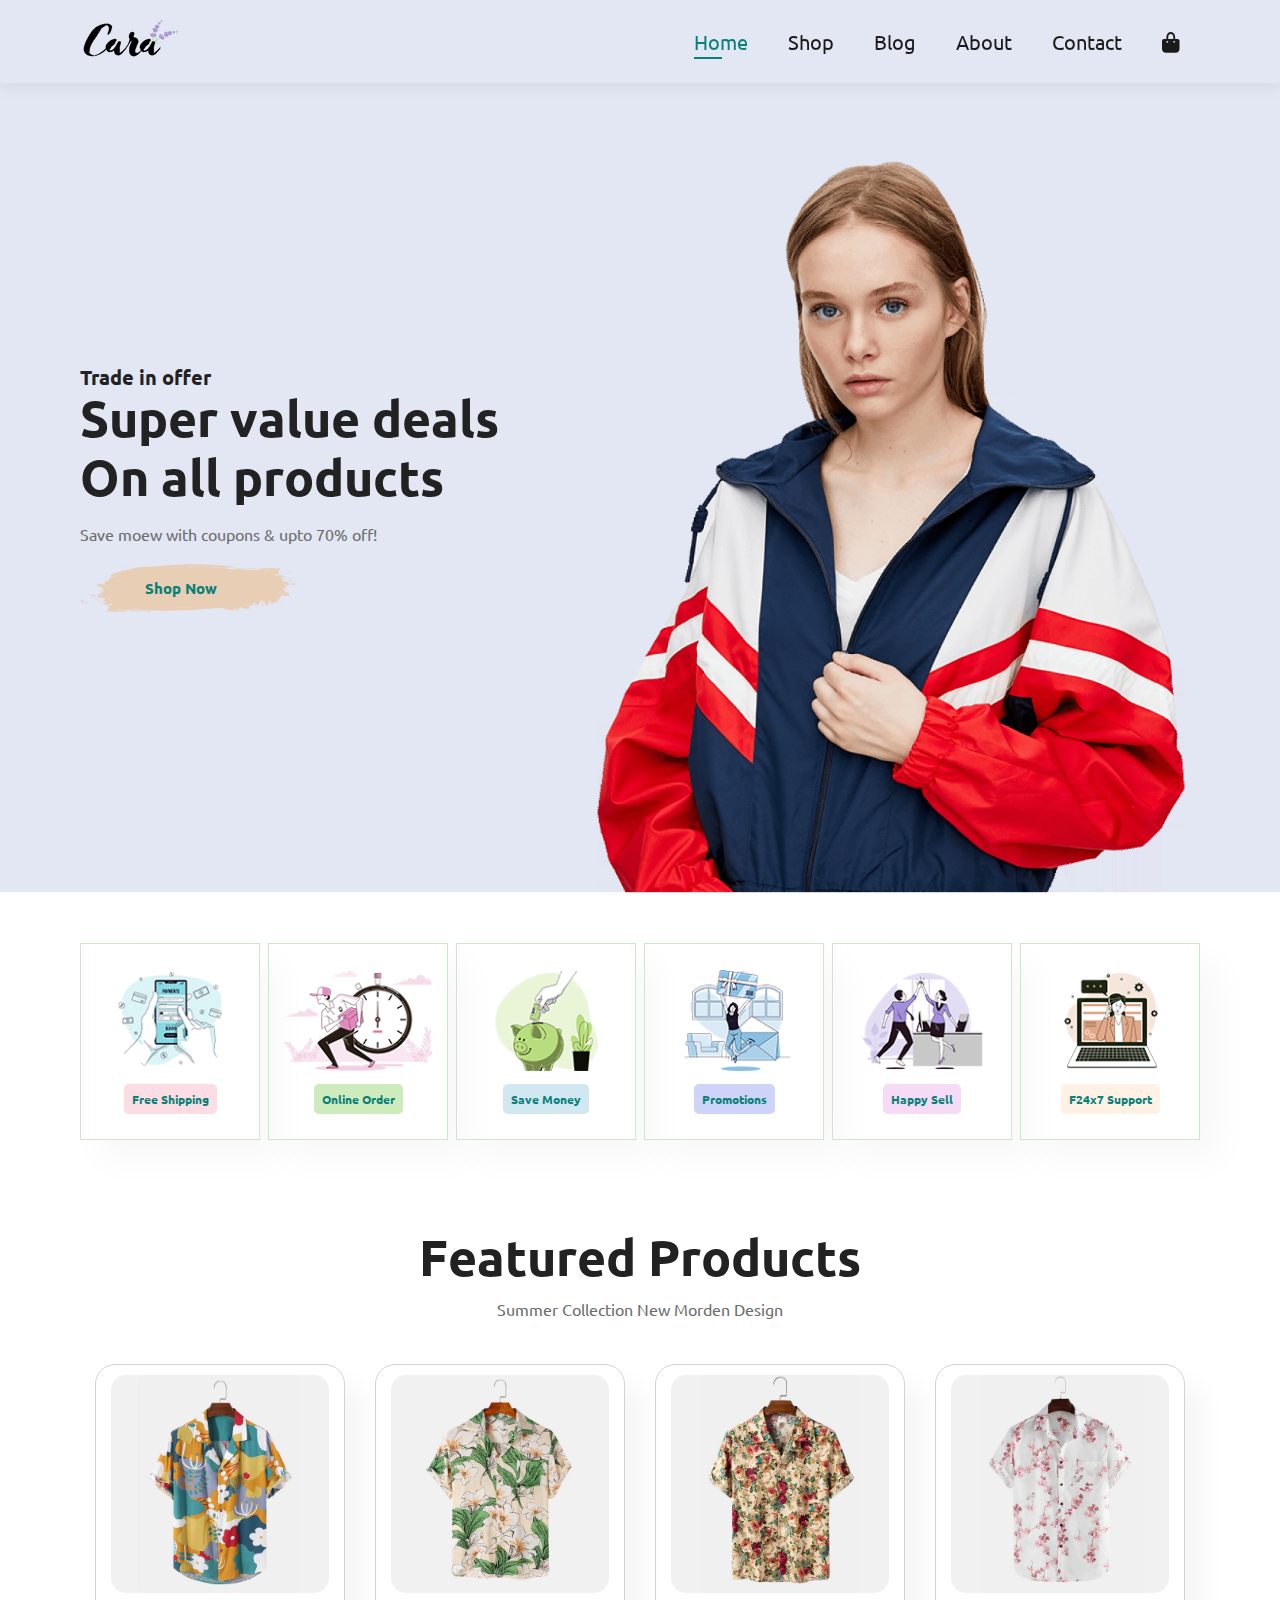
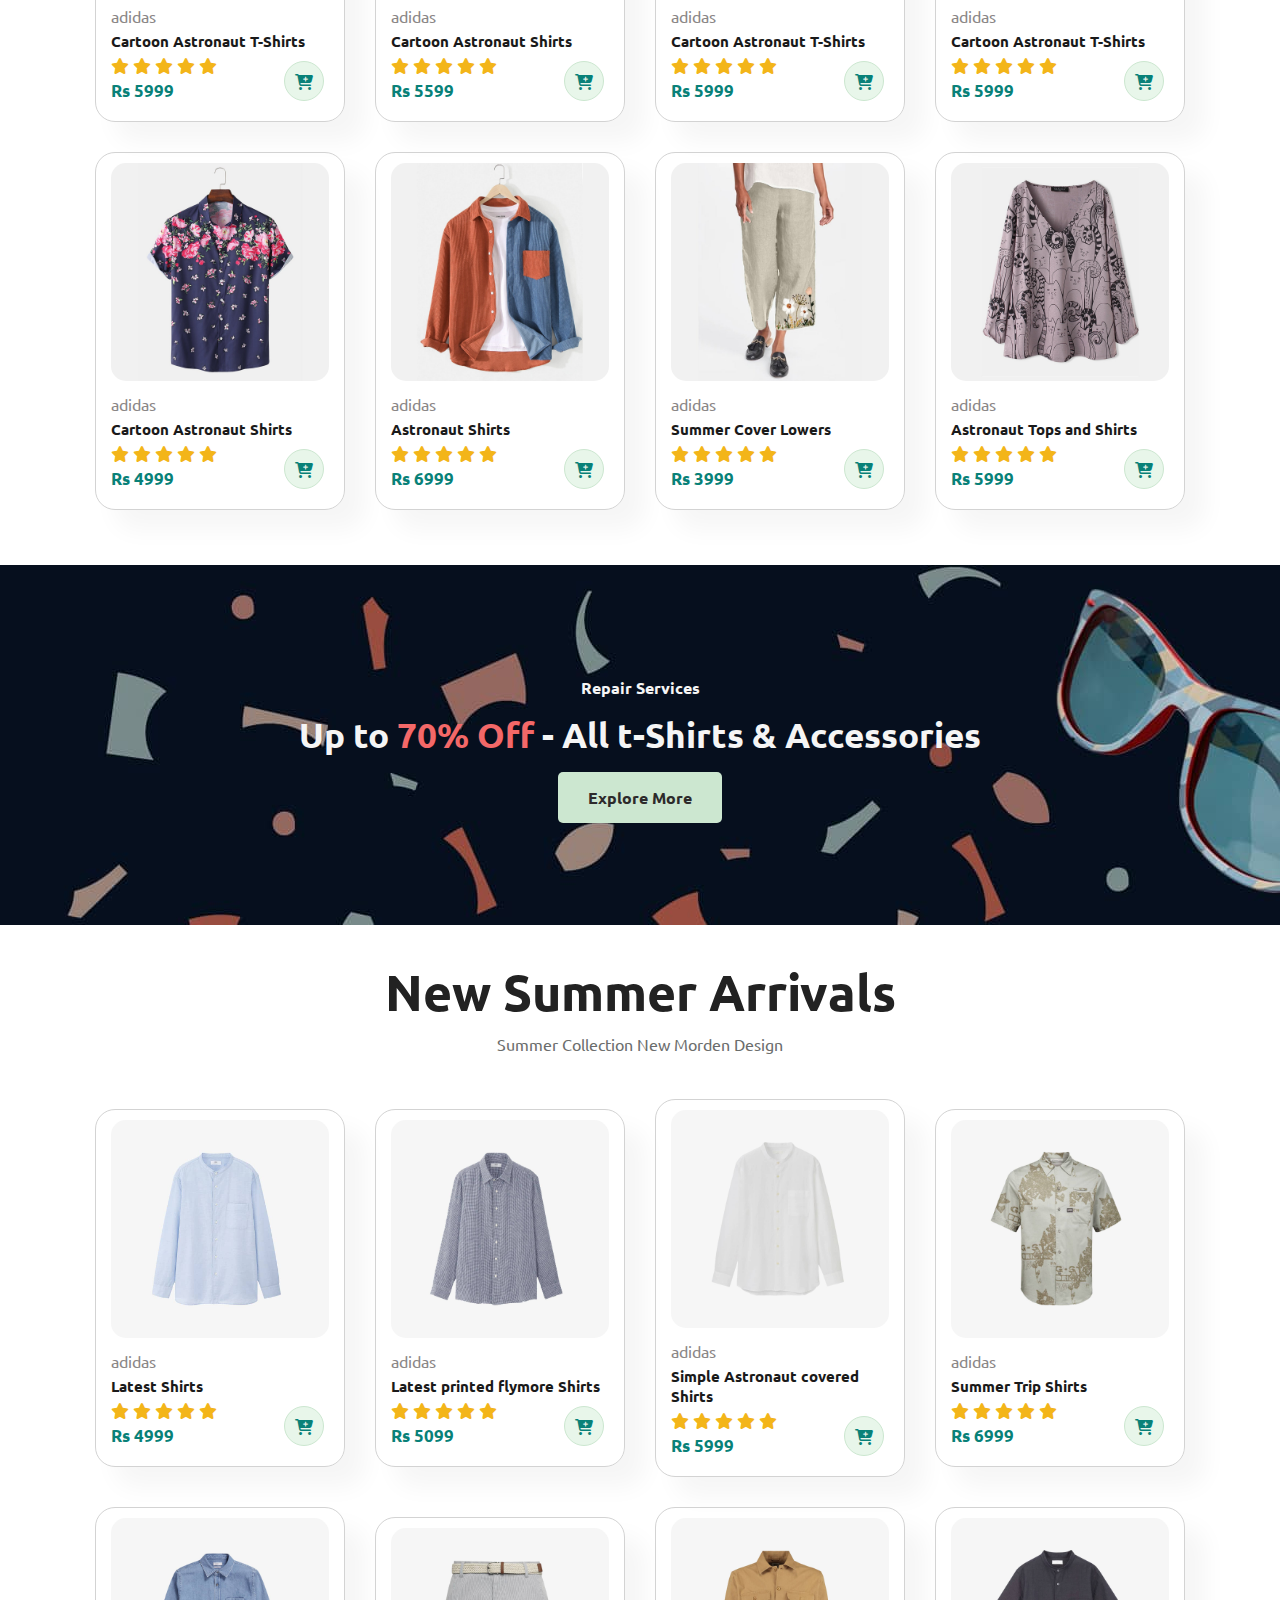
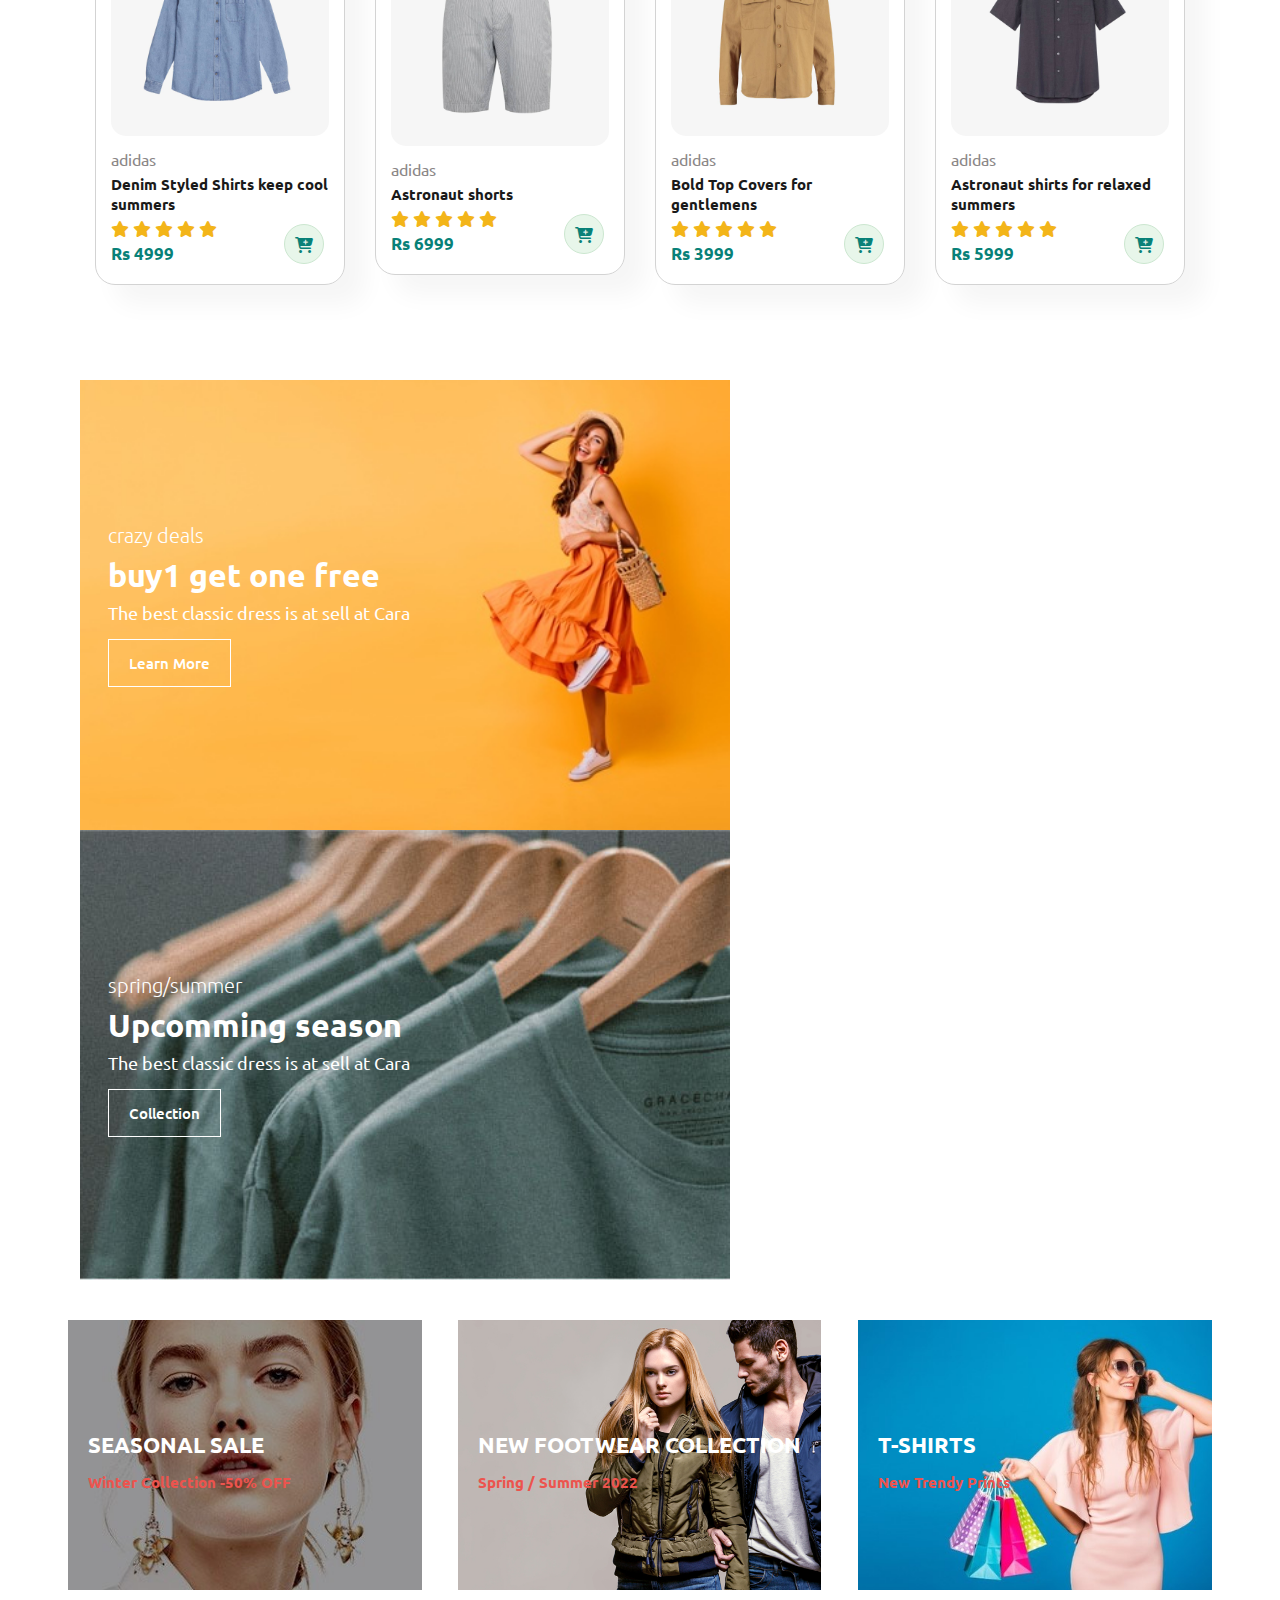
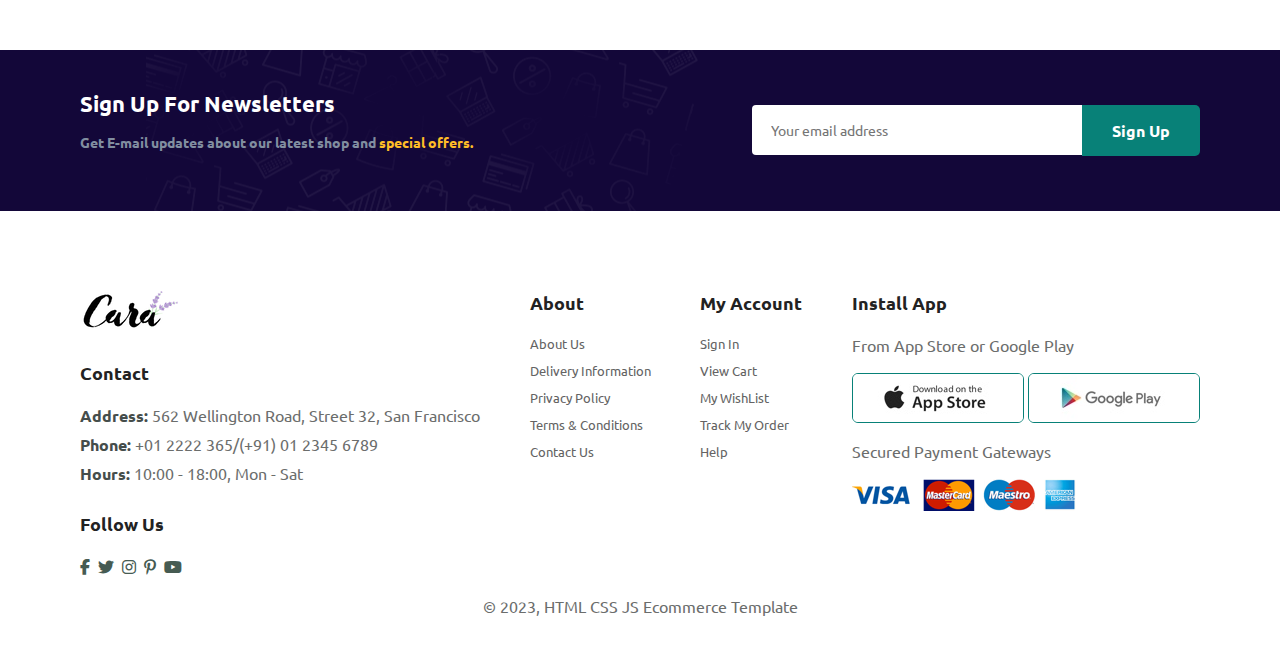
<file: index.html>
<!DOCTYPE html>
<html lang="en">

<head>
    <meta charset="UTF-8">
    <meta http-equiv="X-UA-Compatible" content="IE=edge">
    <meta name="viewport" content="width=device-width, initial-scale=1.0">
    <title>CARA | Home</title>
    <link rel="preconnect" href="https://fonts.googleapis.com">
    <link rel="preconnect" href="https://fonts.gstatic.com" crossorigin>
    <link
        href="https://fonts.googleapis.com/css2?family=Roboto+Slab:wght@800&family=Rubik:ital,wght@1,900&family=Ubuntu:wght@700&family=Urbanist:ital,wght@0,800;1,600;1,700&display=swap"
        rel="stylesheet">
    <link rel="stylesheet" href="https://cdnjs.cloudflare.com/ajax/libs/font-awesome/6.2.1/css/all.min.css" />
    <link rel="stylesheet"
        href="https://fonts.googleapis.com/css2?family=Material+Symbols+Outlined:opsz,wght,FILL,GRAD@20..48,100..700,0..1,-50..200" />
    <link rel="stylesheet" href="style.css">
</head>

<body>
    <section id="header">
        <a href="#"><img src="img/logo.png" alt="logo"></a>
        <div>
            <ul id="navbar">
                <li><a class="active" href="index.html">Home</a></li>
                <li><a href="shop.html">Shop</a></li>
                <li><a href="blog.html">Blog</a></li>
                <li><a href="about.html">About</a></li>
                <li><a href="contact.html">Contact</a></li>
                <li id="lg-cart"><a href="cart.html"><i class="fa-solid fa-bag-shopping"></i></a></li>
                <a href="#"><span id="close" class="material-symbols-outlined">
                        close
                    </span></a>
            </ul>
        </div>
        <div id="mobile">
            <a href="cart.html"><i class="fa-solid fa-bag-shopping"></i></a>
            <i id="bar" class="fas fa-outdent"></i>
        </div>
    </section>
    <section id="hero">
        <h4>Trade in offer</h4>
        <h2>Super value deals</h2>
        <h1>On all products</h1>
        <p>Save moew with coupons & upto 70% off!</p>
        <button class="btn">Shop Now</button>
    </section>
    <section id="feature" class="section-p1">
        <div class="fe-box">
            <img src="img/feature/f1.png" alt="">
            <h6>Free Shipping</h6>
        </div>
        <div class="fe-box">
            <img src="img/feature/f2.png" alt="">
            <h6>Online Order</h6>
        </div>
        <div class="fe-box">
            <img src="img/feature/f3.png" alt="">
            <h6>Save Money</h6>
        </div>
        <div class="fe-box">
            <img src="img/feature/f4.png" alt="">
            <h6>Promotions</h6>
        </div>
        <div class="fe-box">
            <img src="img/feature/f5.png" alt="">
            <h6>Happy Sell</h6>
        </div>
        <div class="fe-box">
            <img src="img/feature/f6.png" alt="">
            <h6>F24x7 Support</h6>
        </div>

    </section>

    <section id="product1" class="section-p1">
        <h2>Featured Products</h2>
        <p>Summer Collection New Morden Design</p>
        <div class="pro-container">
            <div class="pro">
                <img src="img/product/f1.jpg" alt="">
                <div class="des">
                    <span>adidas</span>
                    <h5>Cartoon Astronaut T-Shirts</h5>
                    <div class="star">
                        <i class="fas fa-star"></i>
                        <i class="fas fa-star"></i>
                        <i class="fas fa-star"></i>
                        <i class="fas fa-star"></i>
                        <i class="fas fa-star"></i>
                    </div>
                    <h4>Rs 5999</h4>
                </div>
                <a href="#"><i class="fa-solid fa-cart-plus cart"></i></a>
            </div>
            <div class="pro">
                <img src="img/product/f2.jpg" alt="">
                <div class="des">
                    <span>adidas</span>
                    <h5>Cartoon Astronaut Shirts</h5>
                    <div class="star">
                        <i class="fas fa-star"></i>
                        <i class="fas fa-star"></i>
                        <i class="fas fa-star"></i>
                        <i class="fas fa-star"></i>
                        <i class="fas fa-star"></i>
                    </div>
                    <h4>Rs 5599</h4>
                </div>
                <a href="#"><i class="fa-solid fa-cart-plus cart"></i></a>
            </div>
            <div class="pro">
                <img src="img/product/f3.jpg" alt="">
                <div class="des">
                    <span>adidas</span>
                    <h5>Cartoon Astronaut T-Shirts</h5>
                    <div class="star">
                        <i class="fas fa-star"></i>
                        <i class="fas fa-star"></i>
                        <i class="fas fa-star"></i>
                        <i class="fas fa-star"></i>
                        <i class="fas fa-star"></i>
                    </div>
                    <h4>Rs 5999</h4>
                </div>
                <a href="#"><i class="fa-solid fa-cart-plus cart"></i></a>
            </div>
            <div class="pro">
                <img src="img/product/f4.jpg" alt="">
                <div class="des">
                    <span>adidas</span>
                    <h5>Cartoon Astronaut T-Shirts</h5>
                    <div class="star">
                        <i class="fas fa-star"></i>
                        <i class="fas fa-star"></i>
                        <i class="fas fa-star"></i>
                        <i class="fas fa-star"></i>
                        <i class="fas fa-star"></i>
                    </div>
                    <h4>Rs 5999</h4>
                </div>
                <a href="#"><i class="fa-solid fa-cart-plus cart"></i></a>
            </div>
            <div class="pro">
                <img src="img/product/f5.jpg" alt="">
                <div class="des">
                    <span>adidas</span>
                    <h5>Cartoon Astronaut Shirts</h5>
                    <div class="star">
                        <i class="fas fa-star"></i>
                        <i class="fas fa-star"></i>
                        <i class="fas fa-star"></i>
                        <i class="fas fa-star"></i>
                        <i class="fas fa-star"></i>
                    </div>
                    <h4>Rs 4999</h4>
                </div>
                <a href="#"><i class="fa-solid fa-cart-plus cart"></i></a>
            </div>
            <div class="pro">
                <img src="img/product/f6.jpg" alt="">
                <div class="des">
                    <span>adidas</span>
                    <h5>Astronaut Shirts</h5>
                    <div class="star">
                        <i class="fas fa-star"></i>
                        <i class="fas fa-star"></i>
                        <i class="fas fa-star"></i>
                        <i class="fas fa-star"></i>
                        <i class="fas fa-star"></i>
                    </div>
                    <h4>Rs 6999</h4>
                </div>
                <a href="#"><i class="fa-solid fa-cart-plus cart"></i></a>
            </div>
            <div class="pro">
                <img src="img/product/f7.jpg" alt="">
                <div class="des">
                    <span>adidas</span>
                    <h5>Summer Cover Lowers</h5>
                    <div class="star">
                        <i class="fas fa-star"></i>
                        <i class="fas fa-star"></i>
                        <i class="fas fa-star"></i>
                        <i class="fas fa-star"></i>
                        <i class="fas fa-star"></i>
                    </div>
                    <h4>Rs 3999</h4>
                </div>
                <a href="#"><i class="fa-solid fa-cart-plus cart"></i></a>
            </div>
            <div class="pro">
                <img src="img/product/f8.jpg" alt="">
                <div class="des">
                    <span>adidas</span>
                    <h5>Astronaut Tops and Shirts</h5>
                    <div class="star">
                        <i class="fas fa-star"></i>
                        <i class="fas fa-star"></i>
                        <i class="fas fa-star"></i>
                        <i class="fas fa-star"></i>
                        <i class="fas fa-star"></i>
                    </div>
                    <h4>Rs 5999</h4>
                </div>
                <a href="#"><i class="fa-solid fa-cart-plus cart"></i></a>
            </div>
        </div>
    </section>

    <section id="banner">
        <h4>Repair Services</h4>
        <h2>Up to <span>70% Off</span> - All t-Shirts & Accessories</h2>
        <button class="normal">Explore More</button>
    </section>

    <section id="product1" class="section-p1">
        <h2>New Summer Arrivals</h2>
        <p>Summer Collection New Morden Design</p>
        <div class="pro-container">
            <div class="pro">
                <img src="img/product/n1.jpg" alt="">
                <div class="des">
                    <span>adidas</span>
                    <h5>Latest Shirts</h5>
                    <div class="star">
                        <i class="fas fa-star"></i>
                        <i class="fas fa-star"></i>
                        <i class="fas fa-star"></i>
                        <i class="fas fa-star"></i>
                        <i class="fas fa-star"></i>
                    </div>
                    <h4>Rs 4999</h4>
                </div>
                <a href="#"><i class="fa-solid fa-cart-plus cart"></i></a>
            </div>
            <div class="pro">
                <img src="img/product/n2.jpg" alt="">
                <div class="des">
                    <span>adidas</span>
                    <h5>Latest printed flymore Shirts</h5>
                    <div class="star">
                        <i class="fas fa-star"></i>
                        <i class="fas fa-star"></i>
                        <i class="fas fa-star"></i>
                        <i class="fas fa-star"></i>
                        <i class="fas fa-star"></i>
                    </div>
                    <h4>Rs 5099</h4>
                </div>
                <a href="#"><i class="fa-solid fa-cart-plus cart"></i></a>
            </div>
            <div class="pro">
                <img src="img/product/n3.jpg" alt="">
                <div class="des">
                    <span>adidas</span>
                    <h5>Simple Astronaut covered Shirts</h5>
                    <div class="star">
                        <i class="fas fa-star"></i>
                        <i class="fas fa-star"></i>
                        <i class="fas fa-star"></i>
                        <i class="fas fa-star"></i>
                        <i class="fas fa-star"></i>
                    </div>
                    <h4>Rs 5999</h4>
                </div>
                <a href="#"><i class="fa-solid fa-cart-plus cart"></i></a>
            </div>
            <div class="pro">
                <img src="img/product/n4.jpg" alt="">
                <div class="des">
                    <span>adidas</span>
                    <h5>Summer Trip Shirts</h5>
                    <div class="star">
                        <i class="fas fa-star"></i>
                        <i class="fas fa-star"></i>
                        <i class="fas fa-star"></i>
                        <i class="fas fa-star"></i>
                        <i class="fas fa-star"></i>
                    </div>
                    <h4>Rs 6999</h4>
                </div>
                <a href="#"><i class="fa-solid fa-cart-plus cart"></i></a>
            </div>
            <div class="pro">
                <img src="img/product/n5.jpg" alt="">
                <div class="des">
                    <span>adidas</span>
                    <h5>Denim Styled Shirts keep cool summers</h5>
                    <div class="star">
                        <i class="fas fa-star"></i>
                        <i class="fas fa-star"></i>
                        <i class="fas fa-star"></i>
                        <i class="fas fa-star"></i>
                        <i class="fas fa-star"></i>
                    </div>
                    <h4>Rs 4999</h4>
                </div>
                <a href="#"><i class="fa-solid fa-cart-plus cart"></i></a>
            </div>
            <div class="pro">
                <img src="img/product/n6.jpg" alt="">
                <div class="des">
                    <span>adidas</span>
                    <h5>Astronaut shorts</h5>
                    <div class="star">
                        <i class="fas fa-star"></i>
                        <i class="fas fa-star"></i>
                        <i class="fas fa-star"></i>
                        <i class="fas fa-star"></i>
                        <i class="fas fa-star"></i>
                    </div>
                    <h4>Rs 6999</h4>
                </div>
                <a href="#"><i class="fa-solid fa-cart-plus cart"></i></a>
            </div>
            <div class="pro">
                <img src="img/product/n7.jpg" alt="">
                <div class="des">
                    <span>adidas</span>
                    <h5>Bold Top Covers for gentlemens</h5>
                    <div class="star">
                        <i class="fas fa-star"></i>
                        <i class="fas fa-star"></i>
                        <i class="fas fa-star"></i>
                        <i class="fas fa-star"></i>
                        <i class="fas fa-star"></i>
                    </div>
                    <h4>Rs 3999</h4>
                </div>
                <a href="#"><i class="fa-solid fa-cart-plus cart"></i></a>
            </div>
            <div class="pro">
                <img src="img/product/n8.jpg" alt="">
                <div class="des">
                    <span>adidas</span>
                    <h5>Astronaut shirts for relaxed summers</h5>
                    <div class="star">
                        <i class="fas fa-star"></i>
                        <i class="fas fa-star"></i>
                        <i class="fas fa-star"></i>
                        <i class="fas fa-star"></i>
                        <i class="fas fa-star"></i>
                    </div>
                    <h4>Rs 5999</h4>
                </div>
                <a href="#"><i class="fa-solid fa-cart-plus cart"></i></a>
            </div>
        </div>
    </section>

    <section id="sm-banner" class="section-p1">
        <div class="banner-box">
            <h4>crazy deals</h4>
            <h2>buy1 get one free</h2>
            <span>The best classic dress is at sell at Cara</span>
            <button class="white">Learn More</button>
        </div>
        <div class="banner-box banner-box2">
            <h4>spring/summer</h4>
            <h2>Upcomming season</h2>
            <span>The best classic dress is at sell at Cara</span>
            <button class="white">Collection</button>
        </div>
    </section>

    <section id="banner3">
        <div class="banner-box">
            <h2>SEASONAL SALE</h2>
            <h3>Winter Collection -50% OFF</h3>
        </div>
        <div class="banner-box banner-box2">
            <h2>NEW FOOTWEAR COLLECTION</h2>
            <h3>Spring / Summer 2022</h3>
        </div>
        <div class="banner-box banner-box3">
            <h2>T-SHIRTS</h2>
            <h3>New Trendy Prints</h3>
        </div>
    </section>

    <section id="newsLetter" class="section-p1 section-m1">
        <div class="newsText">
            <h4>Sign Up For Newsletters</h4>
            <p>Get E-mail updates about our latest shop and <span>special offers.</span></p>
        </div>
        <div class="form">
            <input type="text" placeholder="Your email address">
            <button class="normal">Sign Up</button>
        </div>
    </section>

    <footer class="section-p1">
        <div class="col">
            <img class="logo" src="img/logo.png" alt="">
            <h4>Contact</h4>
            <p><strong>Address: </strong>562 Wellington Road, Street 32, San Francisco</p>
            <p><strong>Phone: </strong>+01 2222 365/(+91) 01 2345 6789</p>
            <p><strong>Hours: </strong>10:00 - 18:00, Mon - Sat</p>
            <div class="follow">
                <h4>Follow Us</h4>
                <div class="icon">
                    <i class="fab fa-facebook-f"></i>
                    <i class="fab fa-twitter"></i>
                    <i class="fab fa-instagram"></i>
                    <i class="fab fa-pinterest-p"></i>
                    <i class="fab fa-youtube"></i>
                </div>
            </div>
        </div>

        <div class="col">
            <h4>About</h4>
            <a href="#">About Us</a>
            <a href="#">Delivery Information</a>
            <a href="#">Privacy Policy</a>
            <a href="#">Terms & Conditions</a>
            <a href="#">Contact Us</a>
        </div>

        <div class="col">
            <h4>My Account</h4>
            <a href="#">Sign In</a>
            <a href="#">View Cart</a>
            <a href="#">My WishList</a>
            <a href="#">Track My Order</a>
            <a href="#">Help</a>
        </div>

        <div class="col install">
            <h4>Install App</h4>
            <p>From App Store or Google Play</p>
            <div class="row">
                <img src="img/pay/app.jpg" alt="">
                <img src="img/pay/play.jpg" alt="">
            </div>
            <p>Secured Payment Gateways </p>
            <img src="img/pay/pay.png" alt="">
        </div>

        <div class="copyright">
            <p>&#169; 2023, HTML CSS JS Ecommerce Template </p>
        </div>
    </footer>
    <script src="script.js"></script>
</body>

</html>
</file>
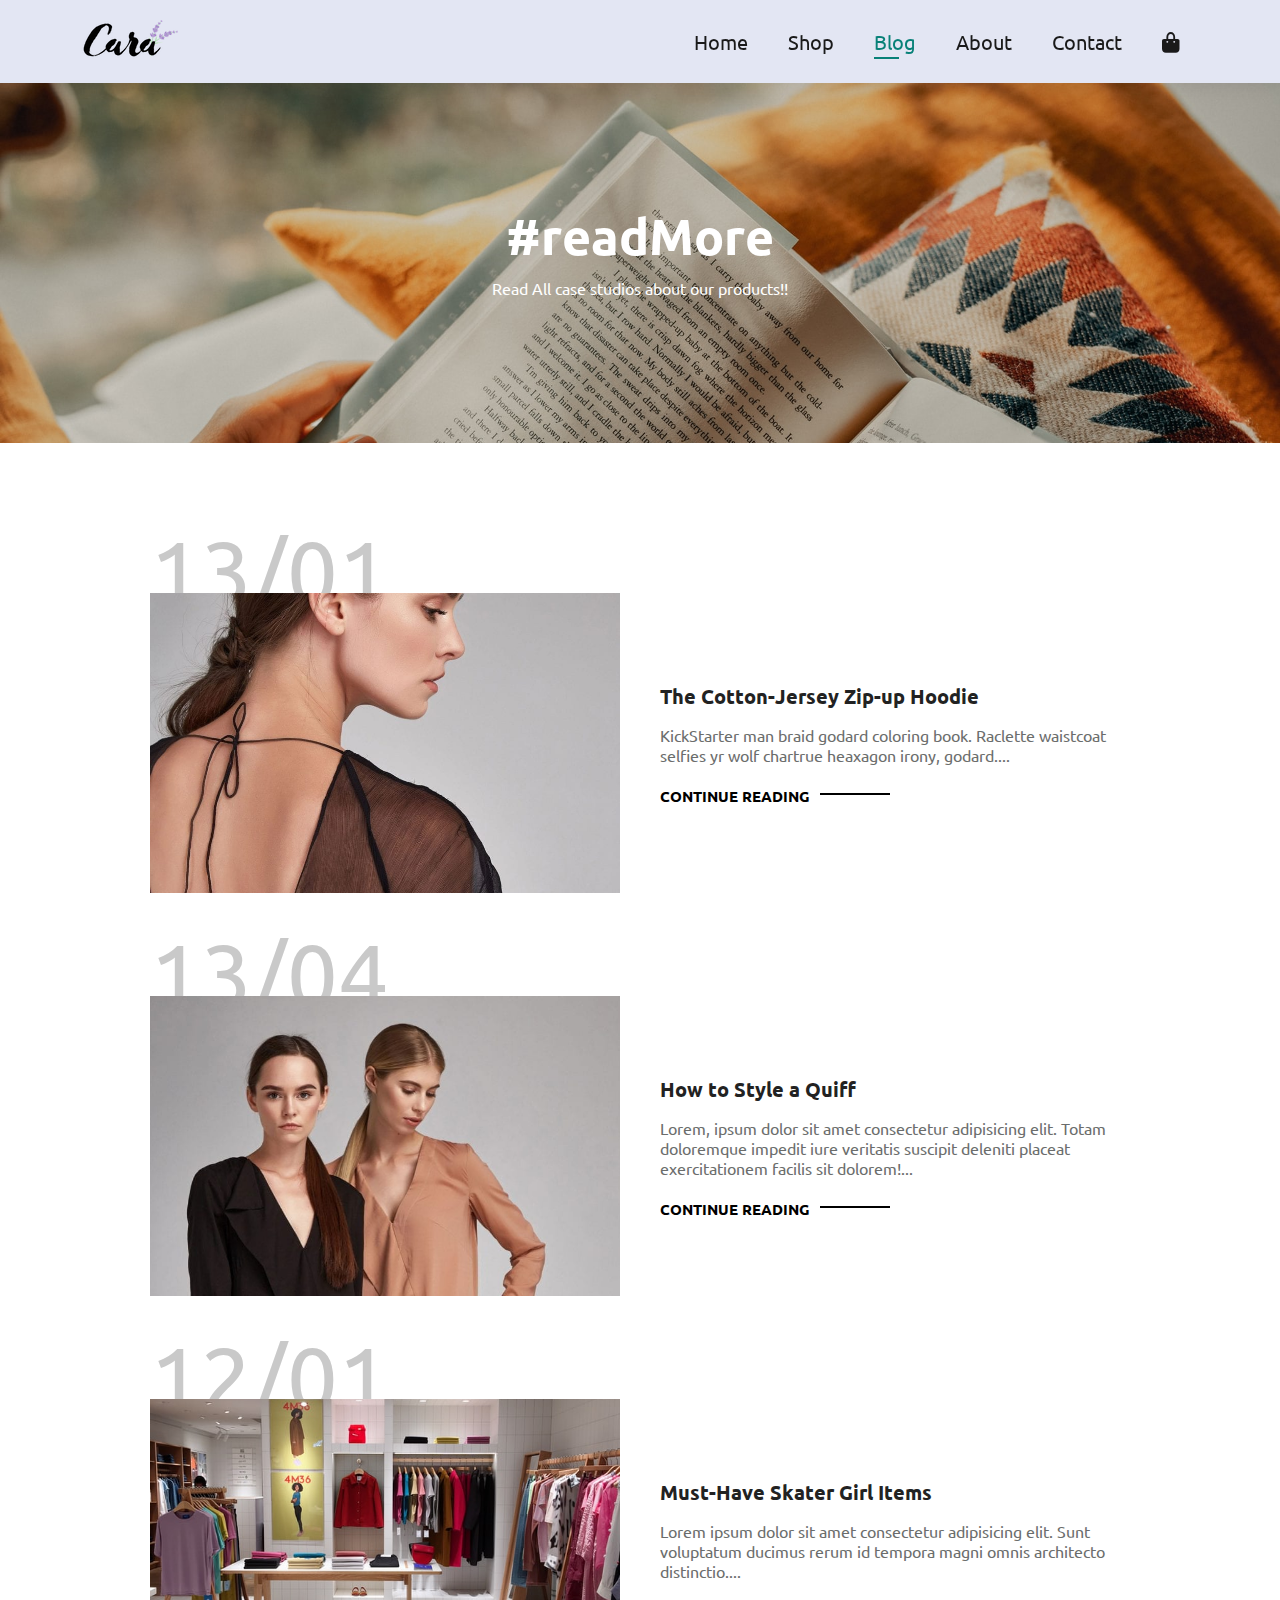
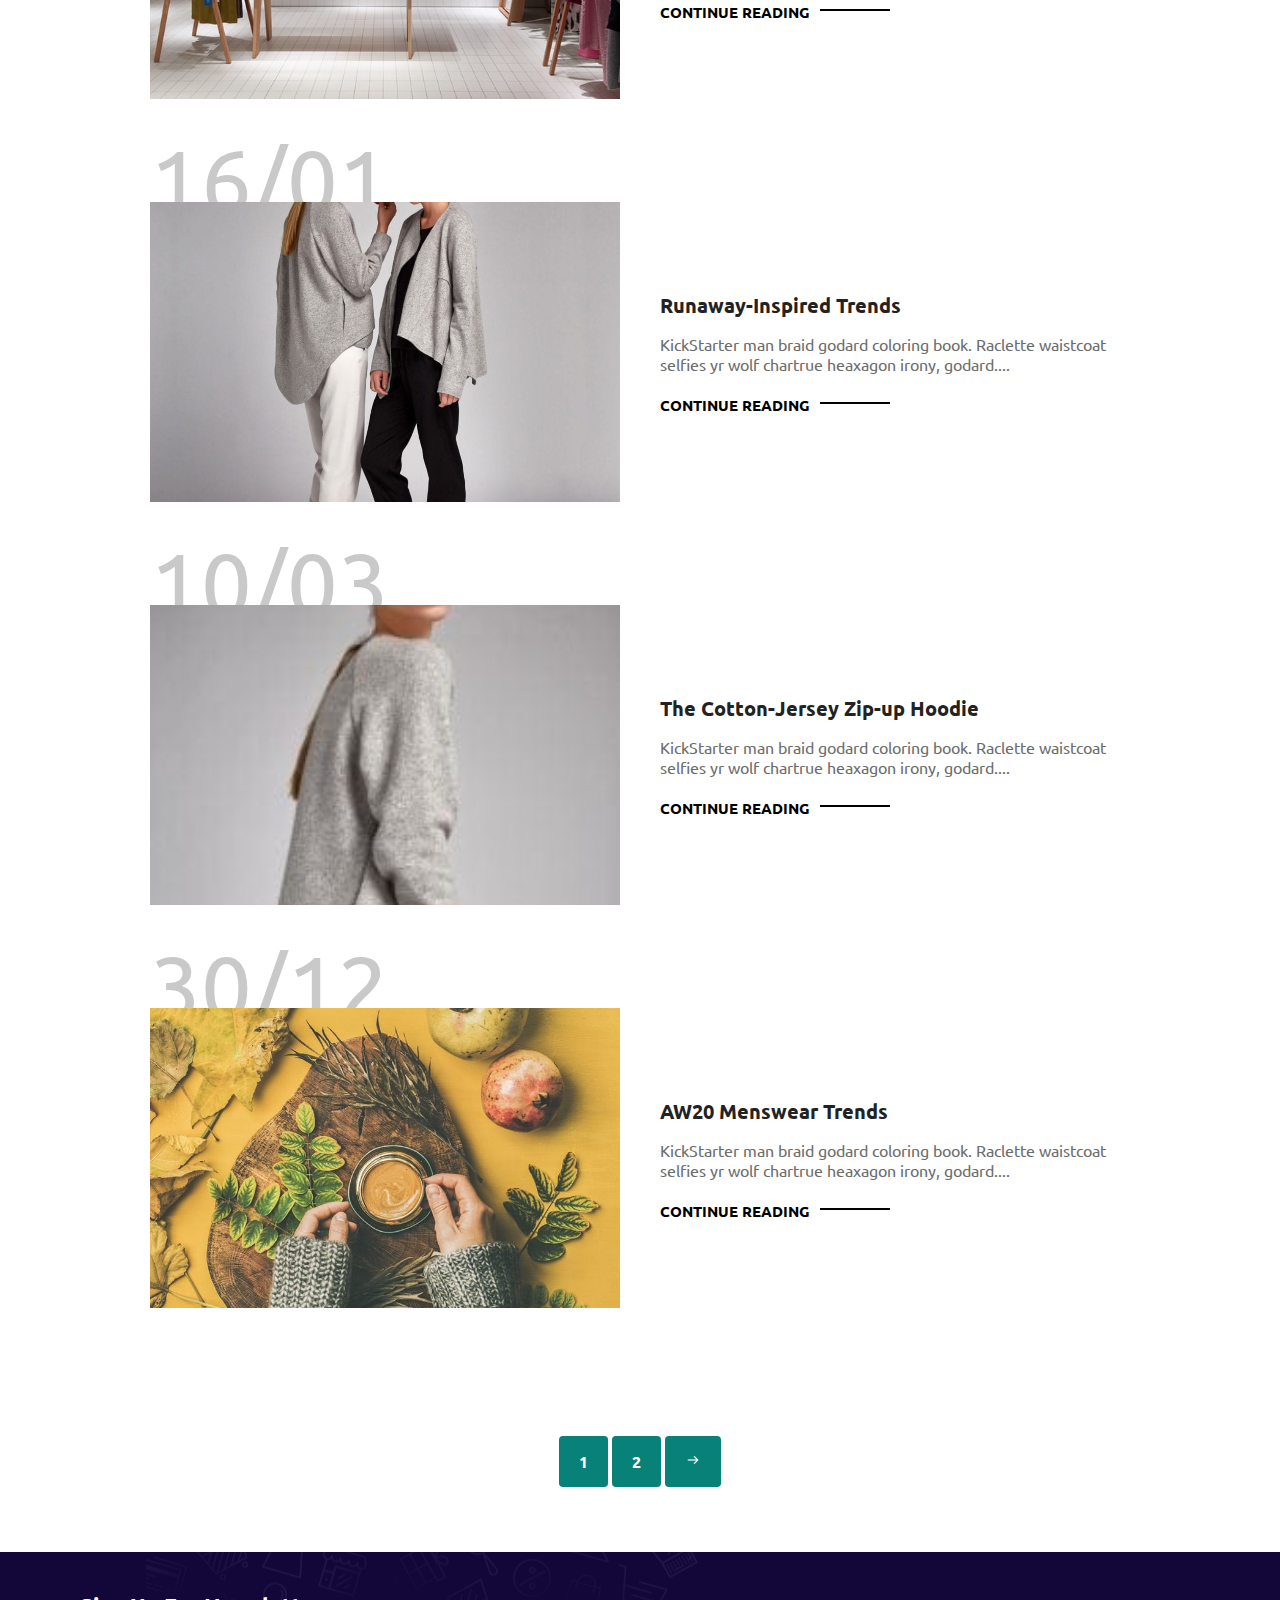
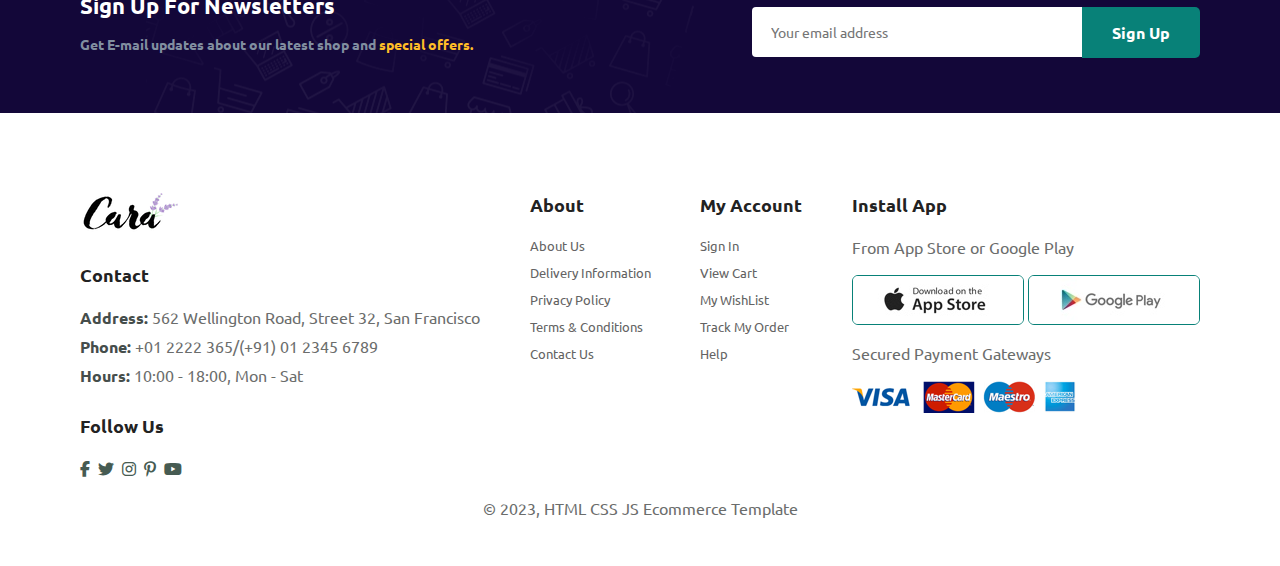
<file: blog.html>
<!DOCTYPE html>
<html lang="en">

<head>
    <meta charset="UTF-8">
    <meta http-equiv="X-UA-Compatible" content="IE=edge">
    <meta name="viewport" content="width=device-width, initial-scale=1.0">
    <title>CARA | Blog</title>
    <link rel="preconnect" href="https://fonts.googleapis.com">
    <link rel="preconnect" href="https://fonts.gstatic.com" crossorigin>
    <link
        href="https://fonts.googleapis.com/css2?family=Roboto+Slab:wght@800&family=Rubik:ital,wght@1,900&family=Ubuntu:wght@700&family=Urbanist:ital,wght@0,800;1,600;1,700&display=swap"
        rel="stylesheet">
    <link rel="stylesheet" href="https://cdnjs.cloudflare.com/ajax/libs/font-awesome/6.2.1/css/all.min.css" />
    <link rel="stylesheet"
        href="https://fonts.googleapis.com/css2?family=Material+Symbols+Outlined:opsz,wght,FILL,GRAD@20..48,100..700,0..1,-50..200" />
    <link rel="stylesheet" href="style.css">
</head>

<!-- Lorem ipsum dolor, sit amet consectetur adipisicing elit. Iste dolorem esse repellendus tempore doloribus hic
voluptates, laudantium enim sint repellat debitis suscipit mollitia minima temporibus! -->

<body>
    <section id="header">
        <a href="#"><img src="img/logo.png" alt="logo"></a>
        <div>
            <ul id="navbar">
                <li><a href="index.html">Home</a></li>
                <li><a href="shop.html">Shop</a></li>
                <li><a class="active" href="blog.html">Blog</a></li>
                <li><a href="about.html">About</a></li>
                <li><a href="contact.html">Contact</a></li>
                <li id="lg-cart"><a href="cart.html"><i class="fa-solid fa-bag-shopping"></i></a></li>
                <a href="#"><span id="close" class="material-symbols-outlined">
                        close
                    </span></a>
            </ul>
        </div>
        <div id="mobile">
            <a href="cart.html"><i class="fa-solid fa-bag-shopping"></i></a>
            <i id="bar" class="fas fa-outdent"></i>
        </div>
    </section>
    <section id="blog-header">
        <h2>#readMore</h2>
        <p>Read All case studios about our products!!</p>
    </section>

    <section id="blog">
        <div class="blog-box">
            <div class="blog-img">
                <img src="img/blog/b1.jpg" alt="">
            </div>
            <div class="blog-details">
                <h4>The Cotton-Jersey Zip-up Hoodie</h4>
                <p>KickStarter man braid godard coloring book. Raclette waistcoat selfies yr wolf chartrue heaxagon
                    irony, godard....</p>
                <a href="#">CONTINUE READING</a>
            </div>
            <h1>13/01</h1>
        </div>
        <div class="blog-box">
            <div class="blog-img">
                <img src="img/blog/b2.jpg" alt="">
            </div>
            <div class="blog-details">
                <h4>How to Style a Quiff</h4>
                <p>Lorem, ipsum dolor sit amet consectetur adipisicing elit. Totam doloremque impedit iure veritatis
                    suscipit deleniti placeat exercitationem facilis sit dolorem!...</p>
                <a href="#">CONTINUE READING</a>
            </div>
            <h1>13/04</h1>
        </div>
        <div class="blog-box">
            <div class="blog-img">
                <img src="img/blog/b3.jpg" alt="">
            </div>
            <div class="blog-details">
                <h4>Must-Have Skater Girl Items</h4>
                <p>Lorem ipsum dolor sit amet consectetur adipisicing elit. Sunt voluptatum ducimus rerum id tempora
                    magni omnis architecto distinctio....</p>
                <a href="#">CONTINUE READING</a>
            </div>
            <h1>12/01</h1>
        </div>
        <div class="blog-box">
            <div class="blog-img">
                <img src="img/blog/b4.jpg" alt="">
            </div>
            <div class="blog-details">
                <h4>Runaway-Inspired Trends</h4>
                <p>KickStarter man braid godard coloring book. Raclette waistcoat selfies yr wolf chartrue heaxagon
                    irony, godard....</p>
                <a href="#">CONTINUE READING</a>
            </div>
            <h1>16/01</h1>
        </div>
        <div class="blog-box">
            <div class="blog-img">
                <img src="img/blog/b5.jpg" alt="">
            </div>
            <div class="blog-details">
                <h4>The Cotton-Jersey Zip-up Hoodie</h4>
                <p>KickStarter man braid godard coloring book. Raclette waistcoat selfies yr wolf chartrue heaxagon
                    irony, godard....</p>
                <a href="#">CONTINUE READING</a>
            </div>
            <h1>10/03</h1>
        </div>
        <div class="blog-box">
            <div class="blog-img">
                <img src="img/blog/b6.jpg" alt="">
            </div>
            <div class="blog-details">
                <h4>AW20 Menswear Trends</h4>
                <p>KickStarter man braid godard coloring book. Raclette waistcoat selfies yr wolf chartrue heaxagon
                    irony, godard....</p>
                <a href="#">CONTINUE READING</a>
            </div>
            <h1>30/12</h1>
        </div>
    </section>

    <section id="pagination" class="section-p1">
        <a href="#">1</a>
        <a href="#">2</a>
        <a href="#"><span class="material-symbols-outlined">
                arrow_right_alt
            </span></a>
    </section>

    <section id="newsLetter" class="section-p1 section-m1">
        <div class="newsText">
            <h4>Sign Up For Newsletters</h4>
            <p>Get E-mail updates about our latest shop and <span>special offers.</span></p>
        </div>
        <div class="form">
            <input type="text" placeholder="Your email address">
            <button class="normal">Sign Up</button>
        </div>
    </section>

    <footer class="section-p1">
        <div class="col">
            <img class="logo" src="img/logo.png" alt="">
            <h4>Contact</h4>
            <p><strong>Address: </strong>562 Wellington Road, Street 32, San Francisco</p>
            <p><strong>Phone: </strong>+01 2222 365/(+91) 01 2345 6789</p>
            <p><strong>Hours: </strong>10:00 - 18:00, Mon - Sat</p>
            <div class="follow">
                <h4>Follow Us</h4>
                <div class="icon">
                    <i class="fab fa-facebook-f"></i>
                    <i class="fab fa-twitter"></i>
                    <i class="fab fa-instagram"></i>
                    <i class="fab fa-pinterest-p"></i>
                    <i class="fab fa-youtube"></i>
                </div>
            </div>
        </div>

        <div class="col">
            <h4>About</h4>
            <a href="#">About Us</a>
            <a href="#">Delivery Information</a>
            <a href="#">Privacy Policy</a>
            <a href="#">Terms & Conditions</a>
            <a href="#">Contact Us</a>
        </div>

        <div class="col">
            <h4>My Account</h4>
            <a href="#">Sign In</a>
            <a href="#">View Cart</a>
            <a href="#">My WishList</a>
            <a href="#">Track My Order</a>
            <a href="#">Help</a>
        </div>

        <div class="col install">
            <h4>Install App</h4>
            <p>From App Store or Google Play</p>
            <div class="row">
                <img src="img/pay/app.jpg" alt="">
                <img src="img/pay/play.jpg" alt="">
            </div>
            <p>Secured Payment Gateways </p>
            <img src="img/pay/pay.png" alt="">
        </div>

        <div class="copyright">
            <p>&#169; 2023, HTML CSS JS Ecommerce Template </p>
        </div>
    </footer>
    <script src="script.js"></script>
</body>

</html>
</file>
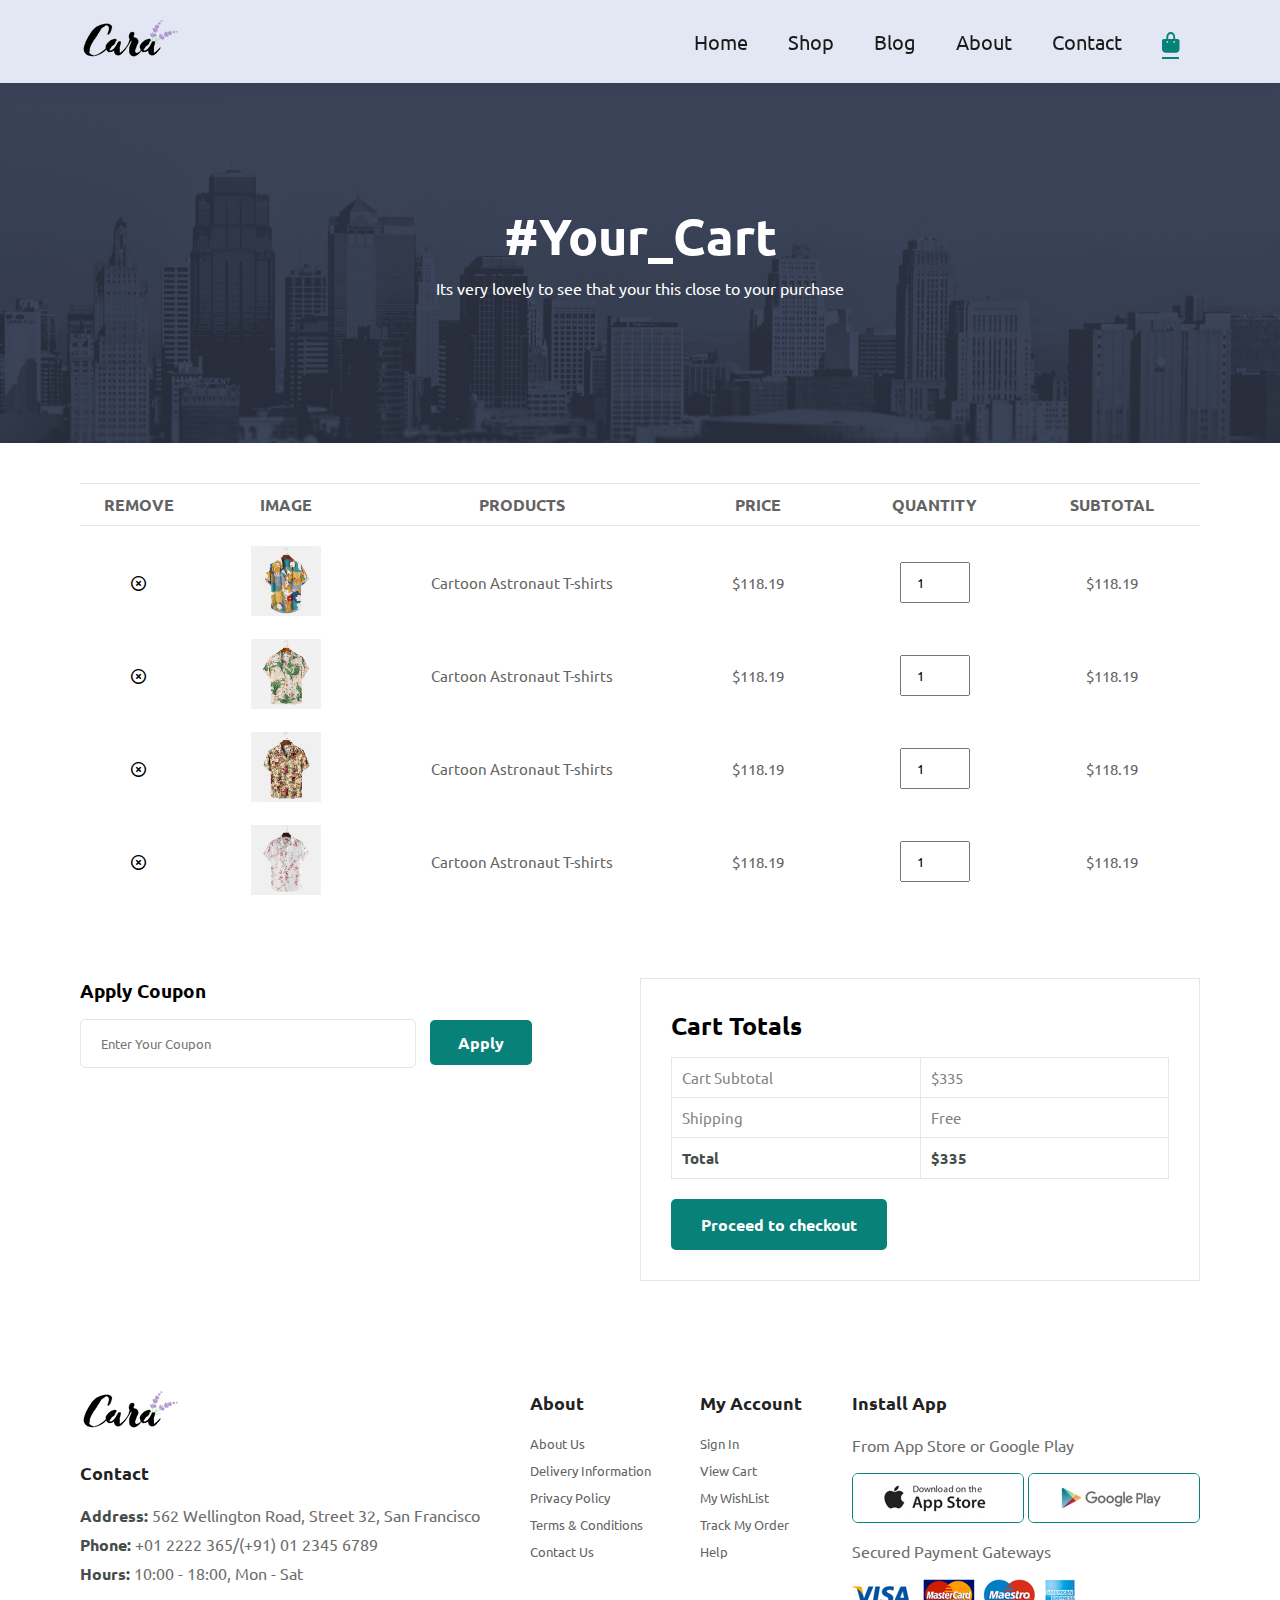
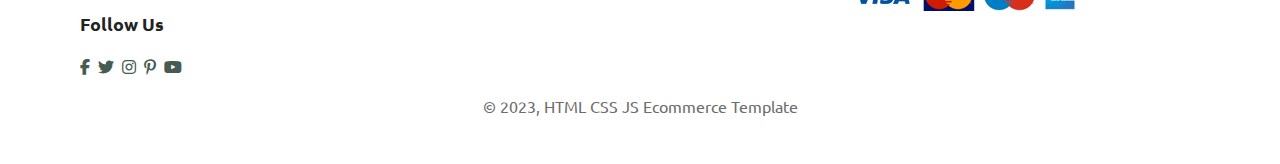
<file: cart.html>
<!DOCTYPE html>
<html lang="en">

<head>
    <meta charset="UTF-8">
    <meta http-equiv="X-UA-Compatible" content="IE=edge">
    <meta name="viewport" content="width=device-width, initial-scale=1.0">
    <title>CARA | Cart</title>
    <link rel="preconnect" href="https://fonts.googleapis.com">
    <link rel="preconnect" href="https://fonts.gstatic.com" crossorigin>
    <link
        href="https://fonts.googleapis.com/css2?family=Roboto+Slab:wght@800&family=Rubik:ital,wght@1,900&family=Ubuntu:wght@700&family=Urbanist:ital,wght@0,800;1,600;1,700&display=swap"
        rel="stylesheet">
    <link rel="stylesheet" href="https://cdnjs.cloudflare.com/ajax/libs/font-awesome/6.2.1/css/all.min.css" />
    <link rel="stylesheet"
        href="https://fonts.googleapis.com/css2?family=Material+Symbols+Outlined:opsz,wght,FILL,GRAD@20..48,100..700,0..1,-50..200" />
    <link rel="stylesheet" href="style.css">
</head>

<!-- Lorem ipsum dolor, sit amet consectetur adipisicing elit. Iste dolorem esse repellendus tempore doloribus hic
voluptates, laudantium enim sint repellat debitis suscipit mollitia minima temporibus! -->

<body>
    <section id="header">
        <a href="#"><img src="img/logo.png" alt="logo"></a>
        <div>
            <ul id="navbar">
                <li><a href="index.html">Home</a></li>
                <li><a href="shop.html">Shop</a></li>
                <li><a href="blog.html">Blog</a></li>
                <li><a href="about.html">About</a></li>
                <li><a href="contact.html">Contact</a></li>
                <li id="lg-cart"><a class="active" href="cart.html"><i class="fa-solid fa-bag-shopping"></i></a></li>
                <a href="#"><span id="close" class="material-symbols-outlined">
                        close
                    </span></a>
            </ul>
        </div>
        <div id="mobile">
            <a href="cart.html"><i class="fa-solid fa-bag-shopping"></i></a>
            <i id="bar" class="fas fa-outdent"></i>
        </div>
    </section>
    <section id="about-header">
        <h2>#Your_Cart</h2>
        <p>Its very lovely to see that your this close to your purchase</p>
    </section>

    <section id="cart" class="section-p1">
        <table width="100%">
            <thead>
                <tr>
                    <td>Remove</td>
                    <td>Image</td>
                    <td>Products</td>
                    <td>Price</td>
                    <td>Quantity</td>
                    <td>Subtotal</td>
                </tr>
            </thead>
            <tbody>
                <tr>
                    <td><a href="#"><i class="far fa-times-circle"></i></a></td>
                    <td><img src="img/product/f1.jpg" alt=""></td>
                    <td>Cartoon Astronaut T-shirts</td>
                    <td>$118.19</td>
                    <td><input type="number" value="1"></td>
                    <td>$118.19</td>
                </tr>
                <tr>
                    <td><a href="#"><i class="far fa-times-circle"></i></a></td>
                    <td><img src="img/product/f2.jpg" alt=""></td>
                    <td>Cartoon Astronaut T-shirts</td>
                    <td>$118.19</td>
                    <td><input type="number" value="1"></td>
                    <td>$118.19</td>
                </tr>
                <tr>
                    <td><a href="#"><i class="far fa-times-circle"></i></a></td>
                    <td><img src="img/product/f3.jpg" alt=""></td>
                    <td>Cartoon Astronaut T-shirts</td>
                    <td>$118.19</td>
                    <td><input type="number" value="1"></td>
                    <td>$118.19</td>
                </tr>
                <tr>
                    <td><a href="#"><i class="far fa-times-circle"></i></a></td>
                    <td><img src="img/product/f4.jpg" alt=""></td>
                    <td>Cartoon Astronaut T-shirts</td>
                    <td>$118.19</td>
                    <td><input type="number" value="1"></td>
                    <td>$118.19</td>
                </tr>
            </tbody>
        </table>
    </section>

    <section id="cart-add" class="section-p1">
        <div id="coupon">
            <h3>Apply Coupon</h3>
            <div>
                <input type="text" placeholder="Enter Your Coupon">
                <button class="normal">Apply</button>
            </div>
        </div>

        <div id="subtotal">
            <h3>Cart Totals</h3>
            <table>
                <tr>
                    <td>Cart Subtotal</td>
                    <td>$335</td>
                </tr>
                <tr>
                    <td>Shipping</td>
                    <td>Free</td>
                </tr>
                <tr>
                    <td><strong>Total</strong></td>
                    <td><strong>$335</strong></td>
                </tr>
            </table>
            <button class="normal">Proceed to checkout</button>
        </div>
    </section>

    <footer class="section-p1">
        <div class="col">
            <img class="logo" src="img/logo.png" alt="">
            <h4>Contact</h4>
            <p><strong>Address: </strong>562 Wellington Road, Street 32, San Francisco</p>
            <p><strong>Phone: </strong>+01 2222 365/(+91) 01 2345 6789</p>
            <p><strong>Hours: </strong>10:00 - 18:00, Mon - Sat</p>
            <div class="follow">
                <h4>Follow Us</h4>
                <div class="icon">
                    <i class="fab fa-facebook-f"></i>
                    <i class="fab fa-twitter"></i>
                    <i class="fab fa-instagram"></i>
                    <i class="fab fa-pinterest-p"></i>
                    <i class="fab fa-youtube"></i>
                </div>
            </div>
        </div>

        <div class="col">
            <h4>About</h4>
            <a href="#">About Us</a>
            <a href="#">Delivery Information</a>
            <a href="#">Privacy Policy</a>
            <a href="#">Terms & Conditions</a>
            <a href="#">Contact Us</a>
        </div>

        <div class="col">
            <h4>My Account</h4>
            <a href="#">Sign In</a>
            <a href="#">View Cart</a>
            <a href="#">My WishList</a>
            <a href="#">Track My Order</a>
            <a href="#">Help</a>
        </div>

        <div class="col install">
            <h4>Install App</h4>
            <p>From App Store or Google Play</p>
            <div class="row">
                <img src="img/pay/app.jpg" alt="">
                <img src="img/pay/play.jpg" alt="">
            </div>
            <p>Secured Payment Gateways </p>
            <img src="img/pay/pay.png" alt="">
        </div>

        <div class="copyright">
            <p>&#169; 2023, HTML CSS JS Ecommerce Template </p>
        </div>
    </footer>
    <script src="script.js"></script>
</body>

</html>
</file>
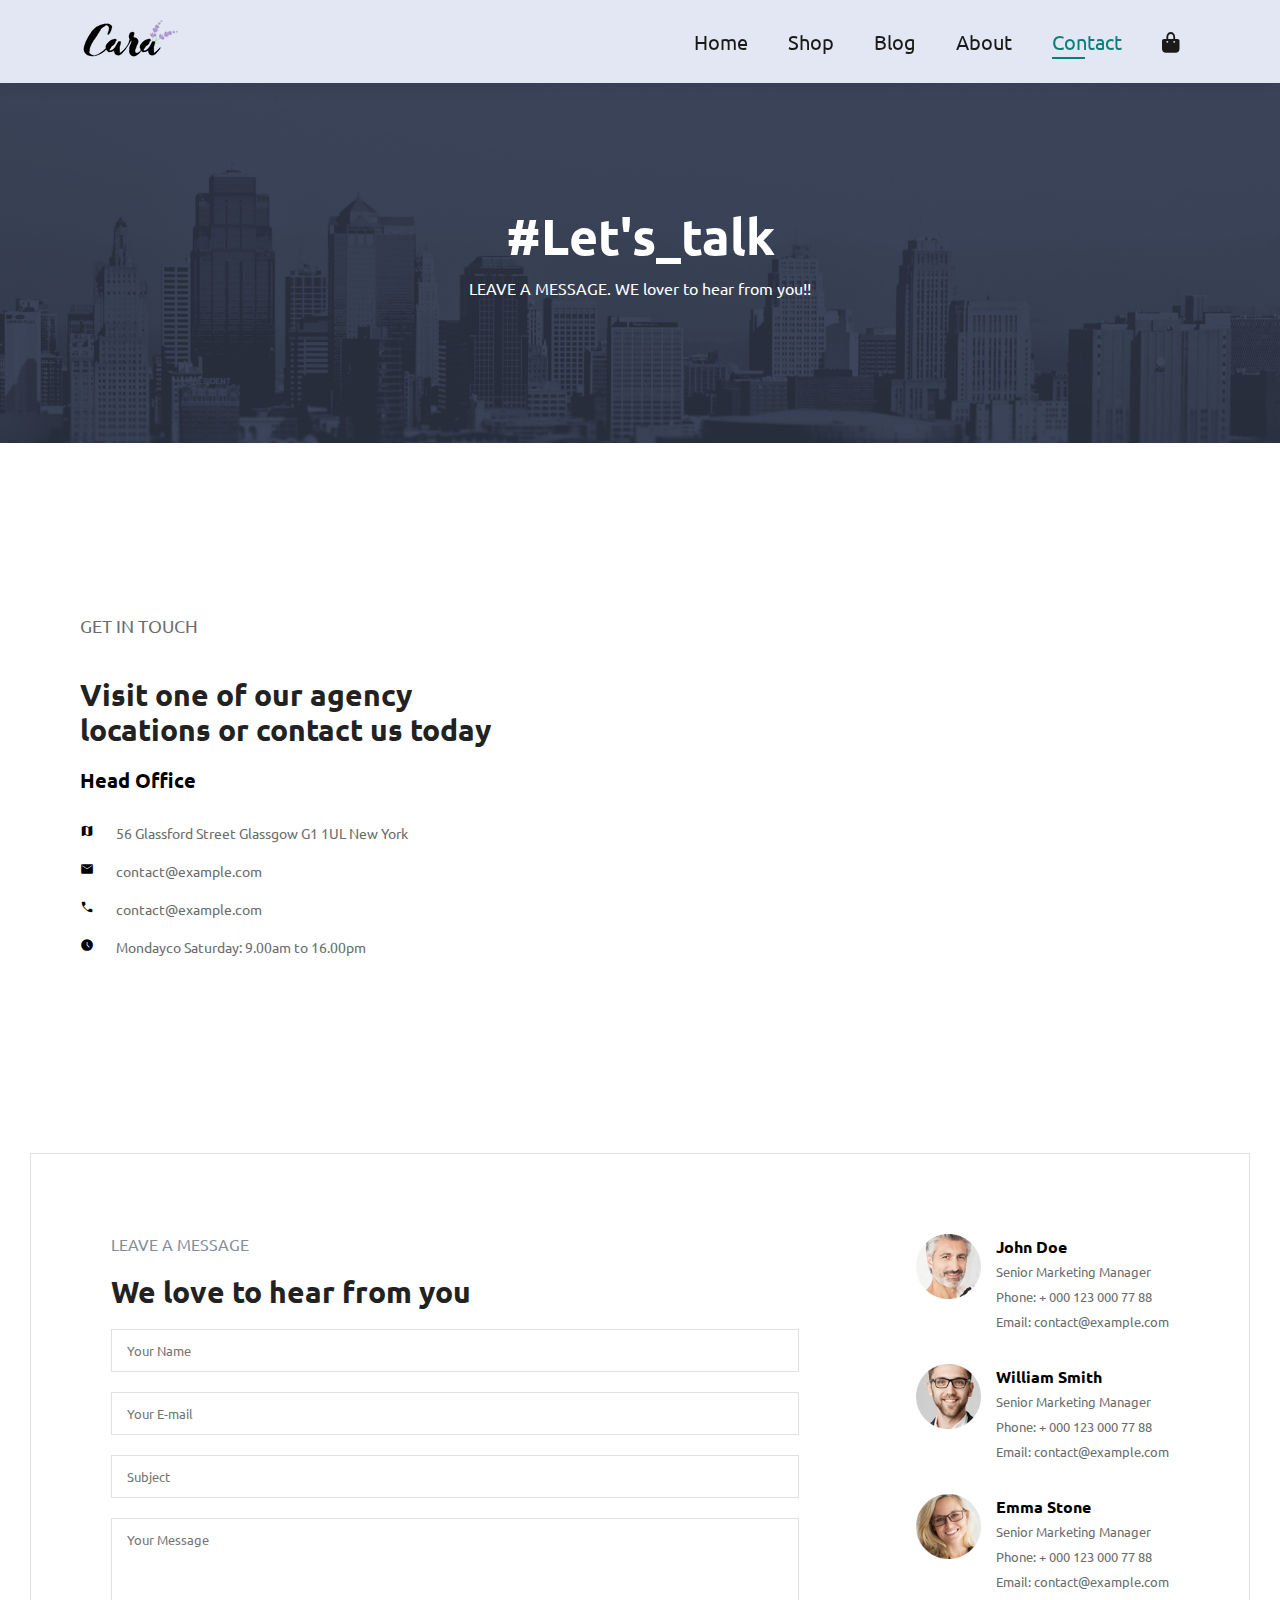
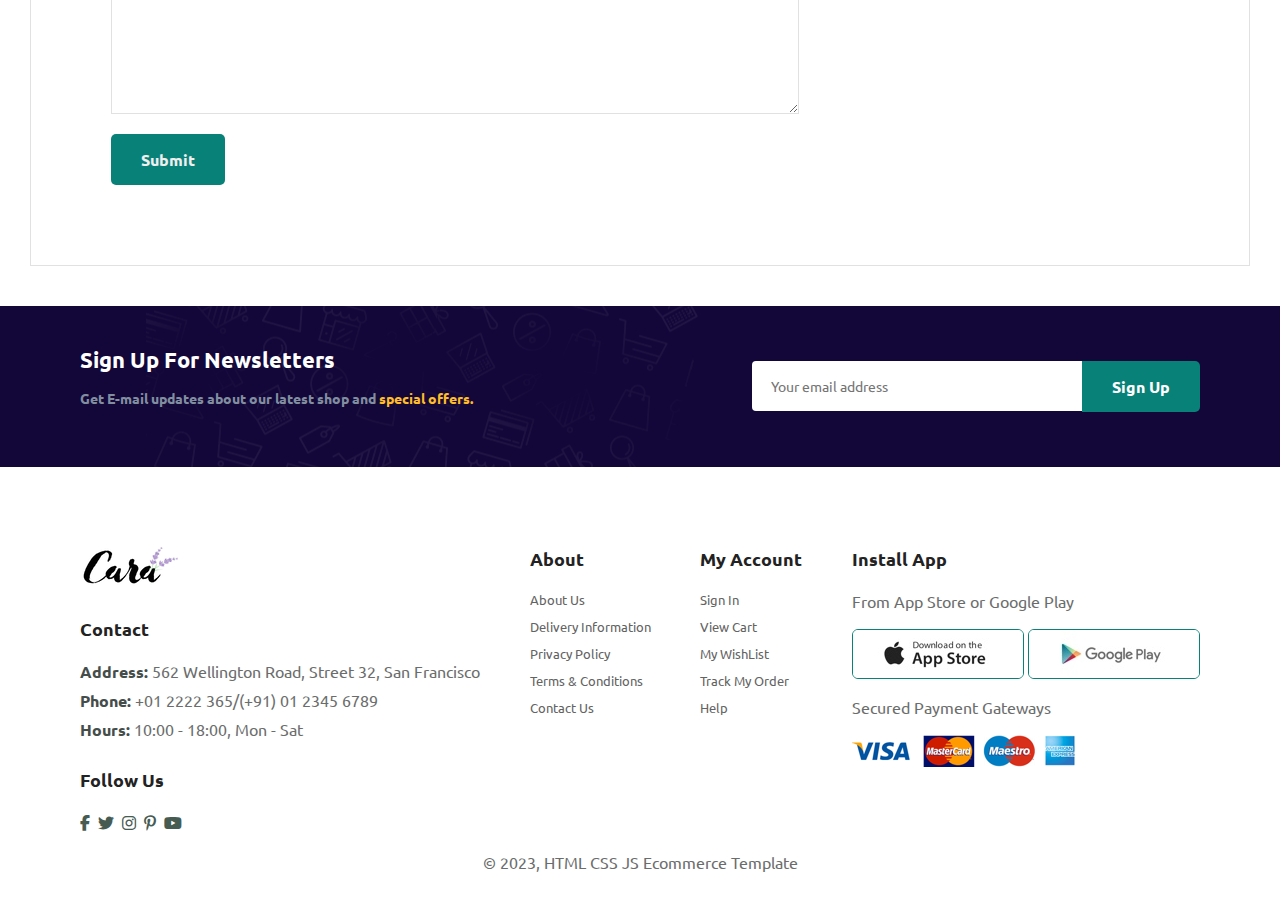
<file: contact.html>
<!DOCTYPE html>
<html lang="en">

<head>
    <meta charset="UTF-8">
    <meta http-equiv="X-UA-Compatible" content="IE=edge">
    <meta name="viewport" content="width=device-width, initial-scale=1.0">
    <title>CARA | Contact</title>
    <link rel="preconnect" href="https://fonts.googleapis.com">
    <link rel="preconnect" href="https://fonts.gstatic.com" crossorigin>
    <link
        href="https://fonts.googleapis.com/css2?family=Roboto+Slab:wght@800&family=Rubik:ital,wght@1,900&family=Ubuntu:wght@700&family=Urbanist:ital,wght@0,800;1,600;1,700&display=swap"
        rel="stylesheet">
    <link rel="stylesheet" href="https://cdnjs.cloudflare.com/ajax/libs/font-awesome/6.2.1/css/all.min.css" />
    <link rel="stylesheet"
        href="https://fonts.googleapis.com/css2?family=Material+Symbols+Outlined:opsz,wght,FILL,GRAD@20..48,100..700,0..1,-50..200" />
    <link rel="stylesheet" href="style.css">
</head>

<!-- Lorem ipsum dolor, sit amet consectetur adipisicing elit. Iste dolorem esse repellendus tempore doloribus hic
voluptates, laudantium enim sint repellat debitis suscipit mollitia minima temporibus! -->

<body>
    <section id="header">
        <a href="#"><img src="img/logo.png" alt="logo"></a>
        <div>
            <ul id="navbar">
                <li><a href="index.html">Home</a></li>
                <li><a href="shop.html">Shop</a></li>
                <li><a href="blog.html">Blog</a></li>
                <li><a href="about.html">About</a></li>
                <li><a class="active" href="contact.html">Contact</a></li>
                <li id="lg-cart"><a href="cart.html"><i class="fa-solid fa-bag-shopping"></i></a></li>
                <a href="#"><span id="close" class="material-symbols-outlined">
                        close
                    </span></a>
            </ul>
        </div>
        <div id="mobile">
            <a href="cart.html"><i class="fa-solid fa-bag-shopping"></i></a>
            <i id="bar" class="fas fa-outdent"></i>
        </div>
    </section>
    <section id="about-header">
        <h2>#Let's_talk</h2>
        <p>LEAVE A MESSAGE. WE lover to hear from you!!</p>
    </section>

    <section id="contact-details" class="section-p1">
        <div class="details">
            <p>GET IN TOUCH</p>
            <h2>Visit one of our agency locations or contact us today</h2>
            <h3>Head Office</h3>
            <div>
                <li>
                    <span class="material-symbols-outlined">
                        map
                    </span>
                    <p>56 Glassford Street Glassgow G1 1UL New York</p>
                </li>
                <li>
                    <span class="material-symbols-outlined">
                        mail
                    </span>
                    <p>contact@example.com</p>
                </li>
                <li>
                    <span class="material-symbols-outlined">
                        call
                    </span>
                    <p>contact@example.com</p>
                </li>
                <li>
                    <span class="material-symbols-outlined">
                        schedule
                    </span>
                    <p>Mondayco Saturday: 9.00am to 16.00pm</p>
                </li>
            </div>
        </div>
        <div class="map">
            <iframe
                src="https://www.google.com/maps/embed?pb=!1m18!1m12!1m3!1d59877.614043012254!2d86.6220467299921!3d20.285738669687337!2m3!1f0!2f0!3f0!3m2!1i1024!2i768!4f13.1!3m3!1m2!1s0x3a1bb53b22b48f0f%3A0xc9fd18f3b98dbbbc!2sParadeep%2C%20Odisha!5e0!3m2!1sen!2sin!4v1679721861561!5m2!1sen!2sin"
                width="600" height="450" style="border:0;" allowfullscreen="" loading="lazy"
                referrerpolicy="no-referrer-when-downgrade"></iframe>
        </div>
    </section>

    <section id="form-details">
        <form action="">
            <span>LEAVE A MESSAGE</span>
            <h2>We love to hear from you</h2>
            <input type="text" placeholder="Your Name">
            <input type="text" placeholder="Your E-mail">
            <input type="text" placeholder="Subject">
            <textarea name="" id="" cols="30" rows="10" placeholder="Your Message"></textarea>
            <button class="normal">Submit</button>
        </form>
        <div class="people">
            <div>
                <img src="img/people/1.png" alt="">
                <p><span>John Doe</span> Senior Marketing Manager<br> Phone: + 000 123 000 77 88 <br> Email:
                    contact@example.com</p>
            </div>
            <div>
                <img src="img/people/2.png" alt="">
                <p><span>William Smith</span> Senior Marketing Manager<br> Phone: + 000 123 000 77 88 <br> Email:
                    contact@example.com</p>
            </div>
            <div>
                <img src="img/people/3.png" alt="">
                <p><span>Emma Stone</span> Senior Marketing Manager<br> Phone: + 000 123 000 77 88 <br> Email:
                    contact@example.com</p>
            </div>
        </div>
    </section>

    <section id="newsLetter" class="section-p1 section-m1">
        <div class="newsText">
            <h4>Sign Up For Newsletters</h4>
            <p>Get E-mail updates about our latest shop and <span>special offers.</span></p>
        </div>
        <div class="form">
            <input type="text" placeholder="Your email address">
            <button class="normal">Sign Up</button>
        </div>
    </section>

    <footer class="section-p1">
        <div class="col">
            <img class="logo" src="img/logo.png" alt="">
            <h4>Contact</h4>
            <p><strong>Address: </strong>562 Wellington Road, Street 32, San Francisco</p>
            <p><strong>Phone: </strong>+01 2222 365/(+91) 01 2345 6789</p>
            <p><strong>Hours: </strong>10:00 - 18:00, Mon - Sat</p>
            <div class="follow">
                <h4>Follow Us</h4>
                <div class="icon">
                    <i class="fab fa-facebook-f"></i>
                    <i class="fab fa-twitter"></i>
                    <i class="fab fa-instagram"></i>
                    <i class="fab fa-pinterest-p"></i>
                    <i class="fab fa-youtube"></i>
                </div>
            </div>
        </div>

        <div class="col">
            <h4>About</h4>
            <a href="#">About Us</a>
            <a href="#">Delivery Information</a>
            <a href="#">Privacy Policy</a>
            <a href="#">Terms & Conditions</a>
            <a href="#">Contact Us</a>
        </div>

        <div class="col">
            <h4>My Account</h4>
            <a href="#">Sign In</a>
            <a href="#">View Cart</a>
            <a href="#">My WishList</a>
            <a href="#">Track My Order</a>
            <a href="#">Help</a>
        </div>

        <div class="col install">
            <h4>Install App</h4>
            <p>From App Store or Google Play</p>
            <div class="row">
                <img src="img/pay/app.jpg" alt="">
                <img src="img/pay/play.jpg" alt="">
            </div>
            <p>Secured Payment Gateways </p>
            <img src="img/pay/pay.png" alt="">
        </div>

        <div class="copyright">
            <p>&#169; 2023, HTML CSS JS Ecommerce Template </p>
        </div>
    </footer>
    <script src="script.js"></script>
</body>

</html>
</file>
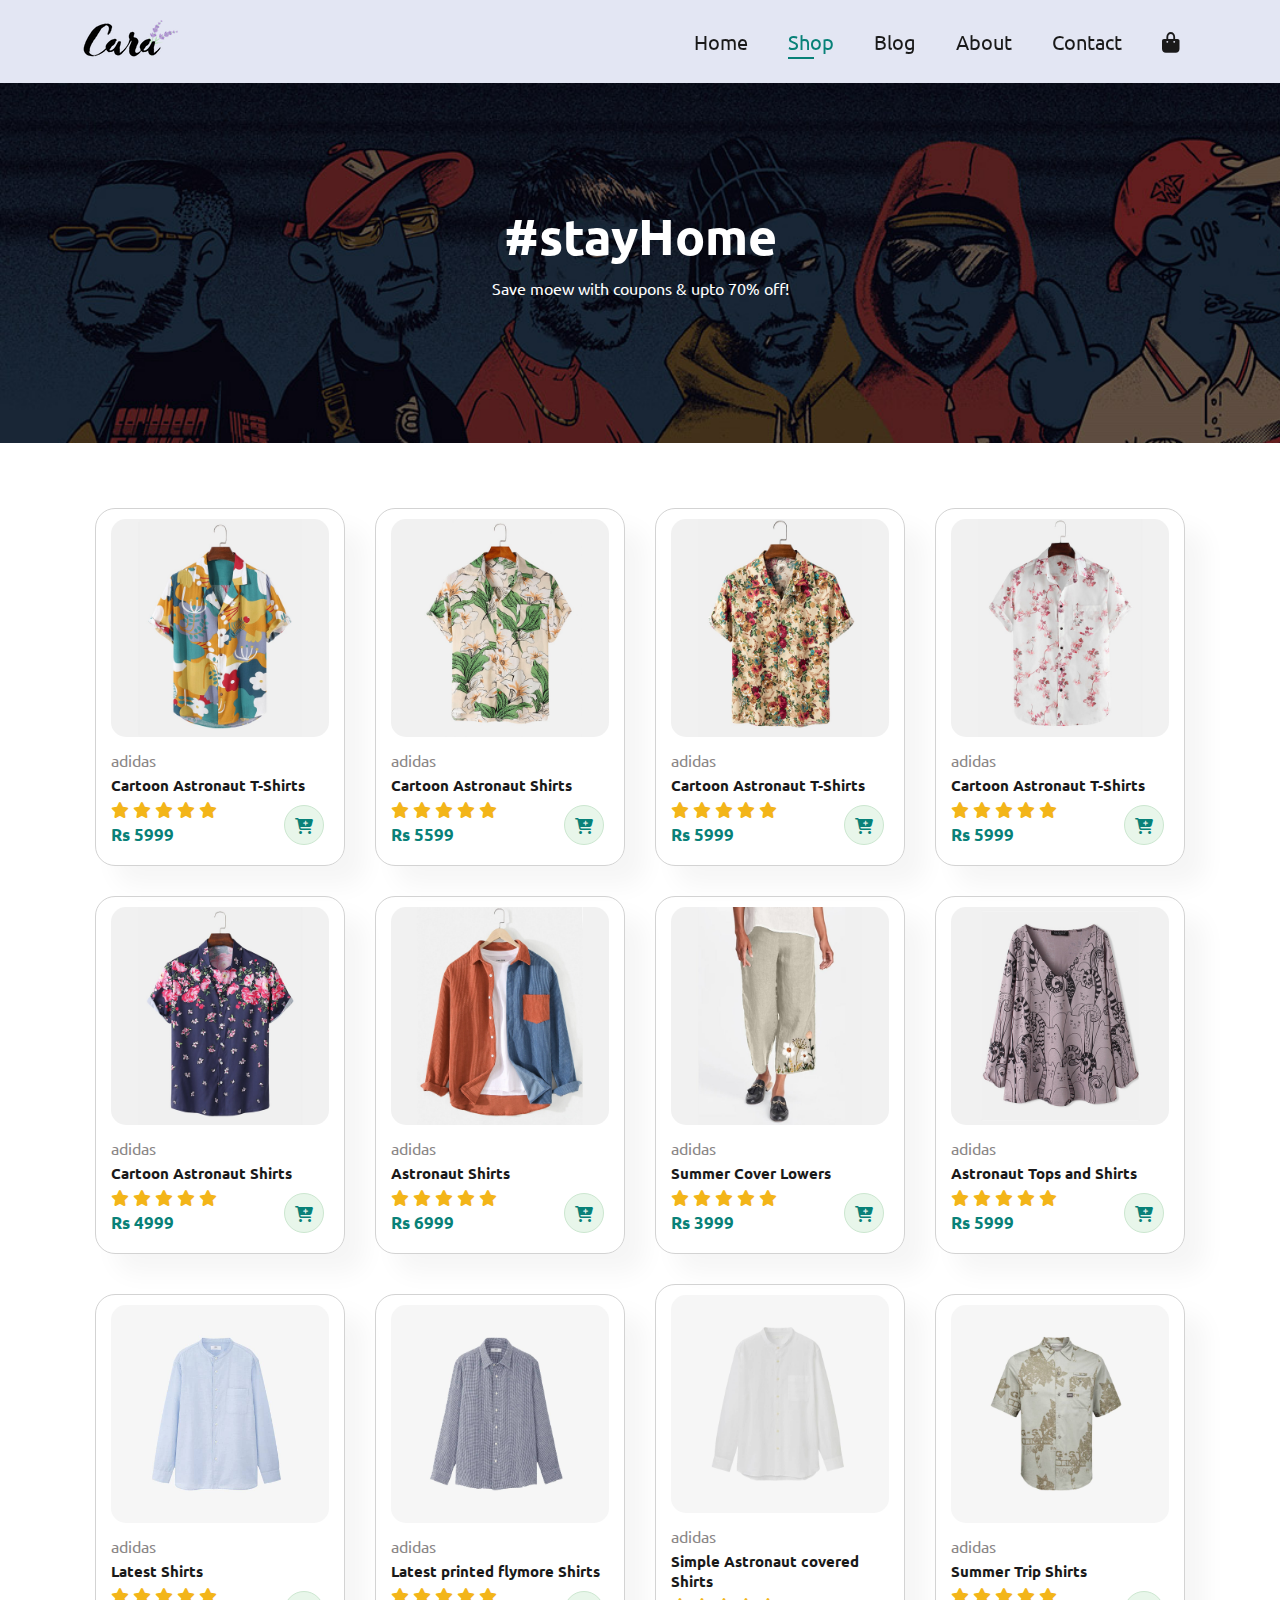
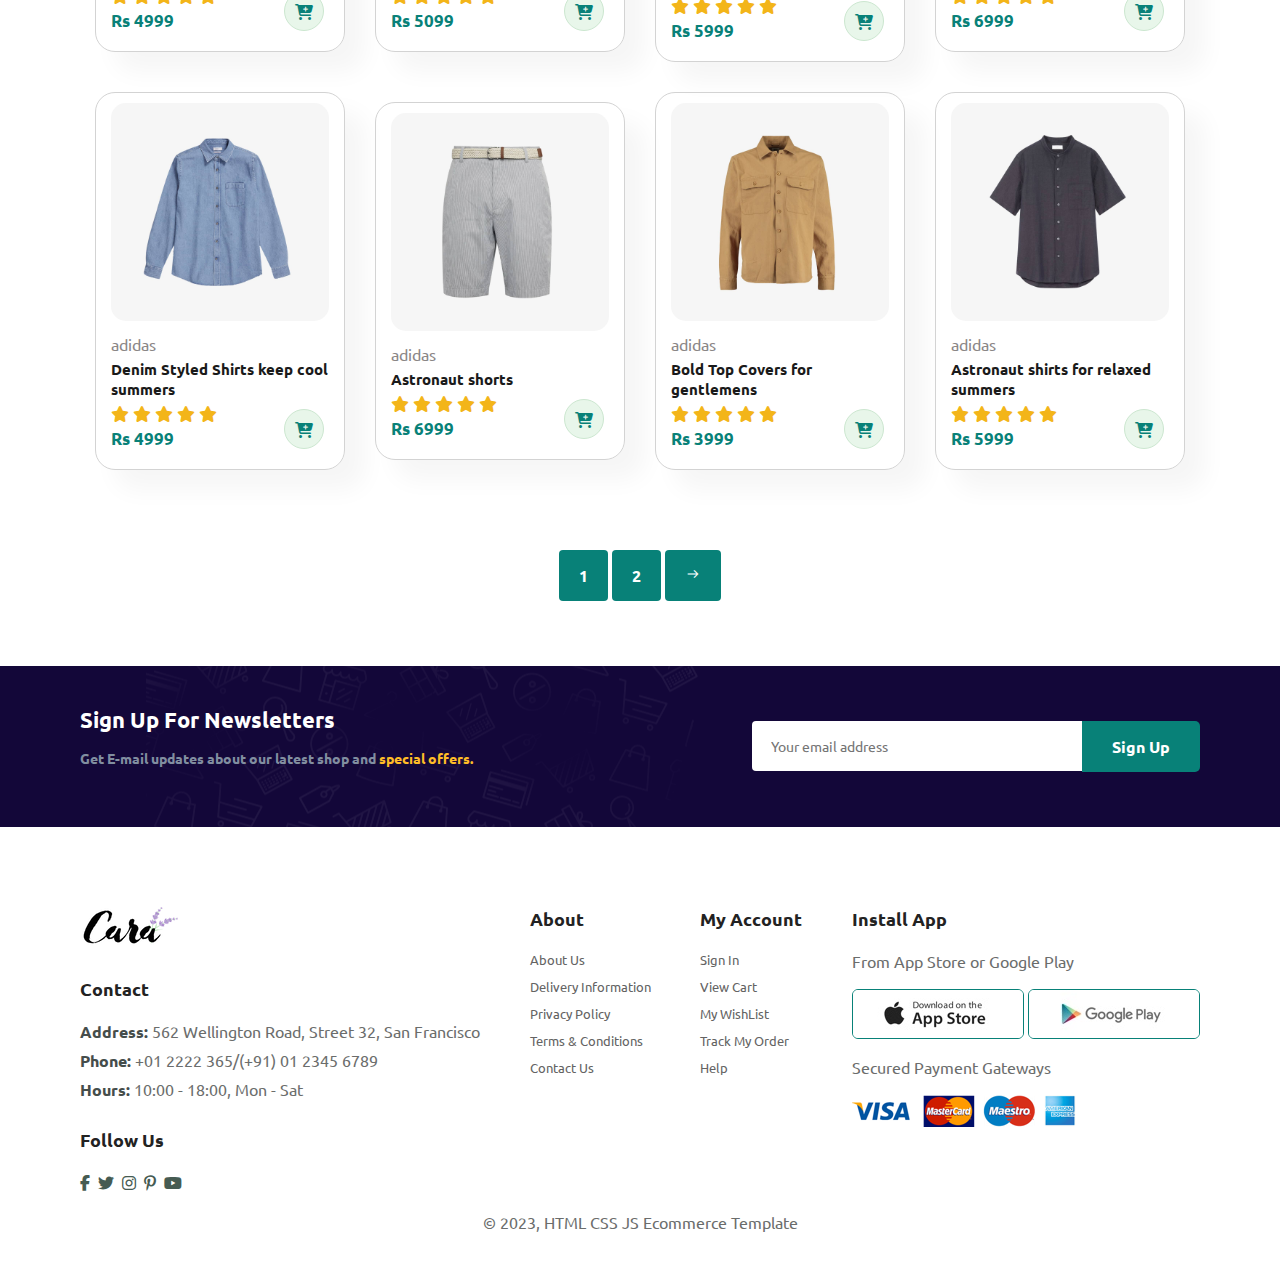
<file: shop.html>
<!DOCTYPE html>
<html lang="en">

<head>
    <meta charset="UTF-8">
    <meta http-equiv="X-UA-Compatible" content="IE=edge">
    <meta name="viewport" content="width=device-width, initial-scale=1.0">
    <title>CARA | Shop</title>
    <link rel="preconnect" href="https://fonts.googleapis.com">
    <link rel="preconnect" href="https://fonts.gstatic.com" crossorigin>
    <link
        href="https://fonts.googleapis.com/css2?family=Roboto+Slab:wght@800&family=Rubik:ital,wght@1,900&family=Ubuntu:wght@700&family=Urbanist:ital,wght@0,800;1,600;1,700&display=swap"
        rel="stylesheet">
    <link rel="stylesheet" href="https://cdnjs.cloudflare.com/ajax/libs/font-awesome/6.2.1/css/all.min.css" />
    <link rel="stylesheet"
        href="https://fonts.googleapis.com/css2?family=Material+Symbols+Outlined:opsz,wght,FILL,GRAD@20..48,100..700,0..1,-50..200" />
    <link rel="stylesheet" href="style.css">
</head>

<!-- Lorem ipsum dolor, sit amet consectetur adipisicing elit. Iste dolorem esse repellendus tempore doloribus hic
voluptates, laudantium enim sint repellat debitis suscipit mollitia minima temporibus! -->

<body>
    <section id="header">
        <a href="#"><img src="img/logo.png" alt="logo"></a>
        <div>
            <ul id="navbar">
                <li><a href="index.html">Home</a></li>
                <li><a class="active" href="shop.html">Shop</a></li>
                <li><a href="blog.html">Blog</a></li>
                <li><a href="about.html">About</a></li>
                <li><a href="contact.html">Contact</a></li>
                <li id="lg-cart"><a href="cart.html"><i class="fa-solid fa-bag-shopping"></i></a></li>
                <a href="#"><span id="close" class="material-symbols-outlined">
                        close
                    </span></a>
            </ul>
        </div>
        <div id="mobile">
            <a href="cart.html"><i class="fa-solid fa-bag-shopping"></i></a>
            <i id="bar" class="fas fa-outdent"></i>
        </div>
    </section>
    <section id="page-header">
        <h2>#stayHome</h2>
        <p>Save moew with coupons & upto 70% off!</p>
    </section>

    <section id="product1" class="section-p1">
        <div class="pro-container">
            <div class="pro">
                <img src="img/product/f1.jpg" alt="" onclick="window.location.href = 'sproduct.html'">
                <div class="des">
                    <span>adidas</span>
                    <h5>Cartoon Astronaut T-Shirts</h5>
                    <div class="star">
                        <i class="fas fa-star"></i>
                        <i class="fas fa-star"></i>
                        <i class="fas fa-star"></i>
                        <i class="fas fa-star"></i>
                        <i class="fas fa-star"></i>
                    </div>
                    <h4>Rs 5999</h4>
                </div>
                <a href="#"><i class="fa-solid fa-cart-plus cart"></i></a>
            </div>
            <div class="pro">
                <img src="img/product/f2.jpg" alt="" onclick="window.location.href = 'sproduct.html'">
                <div class="des">
                    <span>adidas</span>
                    <h5>Cartoon Astronaut Shirts</h5>
                    <div class="star">
                        <i class="fas fa-star"></i>
                        <i class="fas fa-star"></i>
                        <i class="fas fa-star"></i>
                        <i class="fas fa-star"></i>
                        <i class="fas fa-star"></i>
                    </div>
                    <h4>Rs 5599</h4>
                </div>
                <a href="#"><i class="fa-solid fa-cart-plus cart"></i></a>
            </div>
            <div class="pro">
                <img src="img/product/f3.jpg" alt="" onclick="window.location.href = 'sproduct.html'">
                <div class="des">
                    <span>adidas</span>
                    <h5>Cartoon Astronaut T-Shirts</h5>
                    <div class="star">
                        <i class="fas fa-star"></i>
                        <i class="fas fa-star"></i>
                        <i class="fas fa-star"></i>
                        <i class="fas fa-star"></i>
                        <i class="fas fa-star"></i>
                    </div>
                    <h4>Rs 5999</h4>
                </div>
                <a href="#"><i class="fa-solid fa-cart-plus cart"></i></a>
            </div>
            <div class="pro">
                <img src="img/product/f4.jpg" alt="" onclick="window.location.href = 'sproduct.html'">
                <div class="des">
                    <span>adidas</span>
                    <h5>Cartoon Astronaut T-Shirts</h5>
                    <div class="star">
                        <i class="fas fa-star"></i>
                        <i class="fas fa-star"></i>
                        <i class="fas fa-star"></i>
                        <i class="fas fa-star"></i>
                        <i class="fas fa-star"></i>
                    </div>
                    <h4>Rs 5999</h4>
                </div>
                <a href="#"><i class="fa-solid fa-cart-plus cart"></i></a>
            </div>
            <div class="pro">
                <img src="img/product/f5.jpg" alt="" onclick="window.location.href = 'sproduct.html'">
                <div class="des">
                    <span>adidas</span>
                    <h5>Cartoon Astronaut Shirts</h5>
                    <div class="star">
                        <i class="fas fa-star"></i>
                        <i class="fas fa-star"></i>
                        <i class="fas fa-star"></i>
                        <i class="fas fa-star"></i>
                        <i class="fas fa-star"></i>
                    </div>
                    <h4>Rs 4999</h4>
                </div>
                <a href="#"><i class="fa-solid fa-cart-plus cart"></i></a>
            </div>
            <div class="pro">
                <img src="img/product/f6.jpg" alt="">
                <div class="des">
                    <span>adidas</span>
                    <h5>Astronaut Shirts</h5>
                    <div class="star">
                        <i class="fas fa-star"></i>
                        <i class="fas fa-star"></i>
                        <i class="fas fa-star"></i>
                        <i class="fas fa-star"></i>
                        <i class="fas fa-star"></i>
                    </div>
                    <h4>Rs 6999</h4>
                </div>
                <a href="#"><i class="fa-solid fa-cart-plus cart"></i></a>
            </div>
            <div class="pro">
                <img src="img/product/f7.jpg" alt="">
                <div class="des">
                    <span>adidas</span>
                    <h5>Summer Cover Lowers</h5>
                    <div class="star">
                        <i class="fas fa-star"></i>
                        <i class="fas fa-star"></i>
                        <i class="fas fa-star"></i>
                        <i class="fas fa-star"></i>
                        <i class="fas fa-star"></i>
                    </div>
                    <h4>Rs 3999</h4>
                </div>
                <a href="#"><i class="fa-solid fa-cart-plus cart"></i></a>
            </div>
            <div class="pro">
                <img src="img/product/f8.jpg" alt="">
                <div class="des">
                    <span>adidas</span>
                    <h5>Astronaut Tops and Shirts</h5>
                    <div class="star">
                        <i class="fas fa-star"></i>
                        <i class="fas fa-star"></i>
                        <i class="fas fa-star"></i>
                        <i class="fas fa-star"></i>
                        <i class="fas fa-star"></i>
                    </div>
                    <h4>Rs 5999</h4>
                </div>
                <a href="#"><i class="fa-solid fa-cart-plus cart"></i></a>
            </div>

            <div class="pro">
                <img src="img/product/n1.jpg" alt="">
                <div class="des">
                    <span>adidas</span>
                    <h5>Latest Shirts</h5>
                    <div class="star">
                        <i class="fas fa-star"></i>
                        <i class="fas fa-star"></i>
                        <i class="fas fa-star"></i>
                        <i class="fas fa-star"></i>
                        <i class="fas fa-star"></i>
                    </div>
                    <h4>Rs 4999</h4>
                </div>
                <a href="#"><i class="fa-solid fa-cart-plus cart"></i></a>
            </div>
            <div class="pro">
                <img src="img/product/n2.jpg" alt="">
                <div class="des">
                    <span>adidas</span>
                    <h5>Latest printed flymore Shirts</h5>
                    <div class="star">
                        <i class="fas fa-star"></i>
                        <i class="fas fa-star"></i>
                        <i class="fas fa-star"></i>
                        <i class="fas fa-star"></i>
                        <i class="fas fa-star"></i>
                    </div>
                    <h4>Rs 5099</h4>
                </div>
                <a href="#"><i class="fa-solid fa-cart-plus cart"></i></a>
            </div>
            <div class="pro">
                <img src="img/product/n3.jpg" alt="">
                <div class="des">
                    <span>adidas</span>
                    <h5>Simple Astronaut covered Shirts</h5>
                    <div class="star">
                        <i class="fas fa-star"></i>
                        <i class="fas fa-star"></i>
                        <i class="fas fa-star"></i>
                        <i class="fas fa-star"></i>
                        <i class="fas fa-star"></i>
                    </div>
                    <h4>Rs 5999</h4>
                </div>
                <a href="#"><i class="fa-solid fa-cart-plus cart"></i></a>
            </div>
            <div class="pro">
                <img src="img/product/n4.jpg" alt="">
                <div class="des">
                    <span>adidas</span>
                    <h5>Summer Trip Shirts</h5>
                    <div class="star">
                        <i class="fas fa-star"></i>
                        <i class="fas fa-star"></i>
                        <i class="fas fa-star"></i>
                        <i class="fas fa-star"></i>
                        <i class="fas fa-star"></i>
                    </div>
                    <h4>Rs 6999</h4>
                </div>
                <a href="#"><i class="fa-solid fa-cart-plus cart"></i></a>
            </div>
            <div class="pro">
                <img src="img/product/n5.jpg" alt="">
                <div class="des">
                    <span>adidas</span>
                    <h5>Denim Styled Shirts keep cool summers</h5>
                    <div class="star">
                        <i class="fas fa-star"></i>
                        <i class="fas fa-star"></i>
                        <i class="fas fa-star"></i>
                        <i class="fas fa-star"></i>
                        <i class="fas fa-star"></i>
                    </div>
                    <h4>Rs 4999</h4>
                </div>
                <a href="#"><i class="fa-solid fa-cart-plus cart"></i></a>
            </div>
            <div class="pro">
                <img src="img/product/n6.jpg" alt="">
                <div class="des">
                    <span>adidas</span>
                    <h5>Astronaut shorts</h5>
                    <div class="star">
                        <i class="fas fa-star"></i>
                        <i class="fas fa-star"></i>
                        <i class="fas fa-star"></i>
                        <i class="fas fa-star"></i>
                        <i class="fas fa-star"></i>
                    </div>
                    <h4>Rs 6999</h4>
                </div>
                <a href="#"><i class="fa-solid fa-cart-plus cart"></i></a>
            </div>
            <div class="pro">
                <img src="img/product/n7.jpg" alt="">
                <div class="des">
                    <span>adidas</span>
                    <h5>Bold Top Covers for gentlemens</h5>
                    <div class="star">
                        <i class="fas fa-star"></i>
                        <i class="fas fa-star"></i>
                        <i class="fas fa-star"></i>
                        <i class="fas fa-star"></i>
                        <i class="fas fa-star"></i>
                    </div>
                    <h4>Rs 3999</h4>
                </div>
                <a href="#"><i class="fa-solid fa-cart-plus cart"></i></a>
            </div>
            <div class="pro">
                <img src="img/product/n8.jpg" alt="">
                <div class="des">
                    <span>adidas</span>
                    <h5>Astronaut shirts for relaxed summers</h5>
                    <div class="star">
                        <i class="fas fa-star"></i>
                        <i class="fas fa-star"></i>
                        <i class="fas fa-star"></i>
                        <i class="fas fa-star"></i>
                        <i class="fas fa-star"></i>
                    </div>
                    <h4>Rs 5999</h4>
                </div>
                <a href="#"><i class="fa-solid fa-cart-plus cart"></i></a>
            </div>
        </div>
    </section>

    <section id="pagination" class="section-p1">
        <a href="#">1</a>
        <a href="#">2</a>
        <a href="#"><span class="material-symbols-outlined">
                arrow_right_alt
            </span></a>
    </section>

    <section id="newsLetter" class="section-p1 section-m1">
        <div class="newsText">
            <h4>Sign Up For Newsletters</h4>
            <p>Get E-mail updates about our latest shop and <span>special offers.</span></p>
        </div>
        <div class="form">
            <input type="text" placeholder="Your email address">
            <button class="normal">Sign Up</button>
        </div>
    </section>

    <footer class="section-p1">
        <div class="col">
            <img class="logo" src="img/logo.png" alt="">
            <h4>Contact</h4>
            <p><strong>Address: </strong>562 Wellington Road, Street 32, San Francisco</p>
            <p><strong>Phone: </strong>+01 2222 365/(+91) 01 2345 6789</p>
            <p><strong>Hours: </strong>10:00 - 18:00, Mon - Sat</p>
            <div class="follow">
                <h4>Follow Us</h4>
                <div class="icon">
                    <i class="fab fa-facebook-f"></i>
                    <i class="fab fa-twitter"></i>
                    <i class="fab fa-instagram"></i>
                    <i class="fab fa-pinterest-p"></i>
                    <i class="fab fa-youtube"></i>
                </div>
            </div>
        </div>

        <div class="col">
            <h4>About</h4>
            <a href="#">About Us</a>
            <a href="#">Delivery Information</a>
            <a href="#">Privacy Policy</a>
            <a href="#">Terms & Conditions</a>
            <a href="#">Contact Us</a>
        </div>

        <div class="col">
            <h4>My Account</h4>
            <a href="#">Sign In</a>
            <a href="#">View Cart</a>
            <a href="#">My WishList</a>
            <a href="#">Track My Order</a>
            <a href="#">Help</a>
        </div>

        <div class="col install">
            <h4>Install App</h4>
            <p>From App Store or Google Play</p>
            <div class="row">
                <img src="img/pay/app.jpg" alt="">
                <img src="img/pay/play.jpg" alt="">
            </div>
            <p>Secured Payment Gateways </p>
            <img src="img/pay/pay.png" alt="">
        </div>

        <div class="copyright">
            <p>&#169; 2023, HTML CSS JS Ecommerce Template </p>
        </div>
    </footer>
    <script src="script.js"></script>
</body>

</html>
</file>
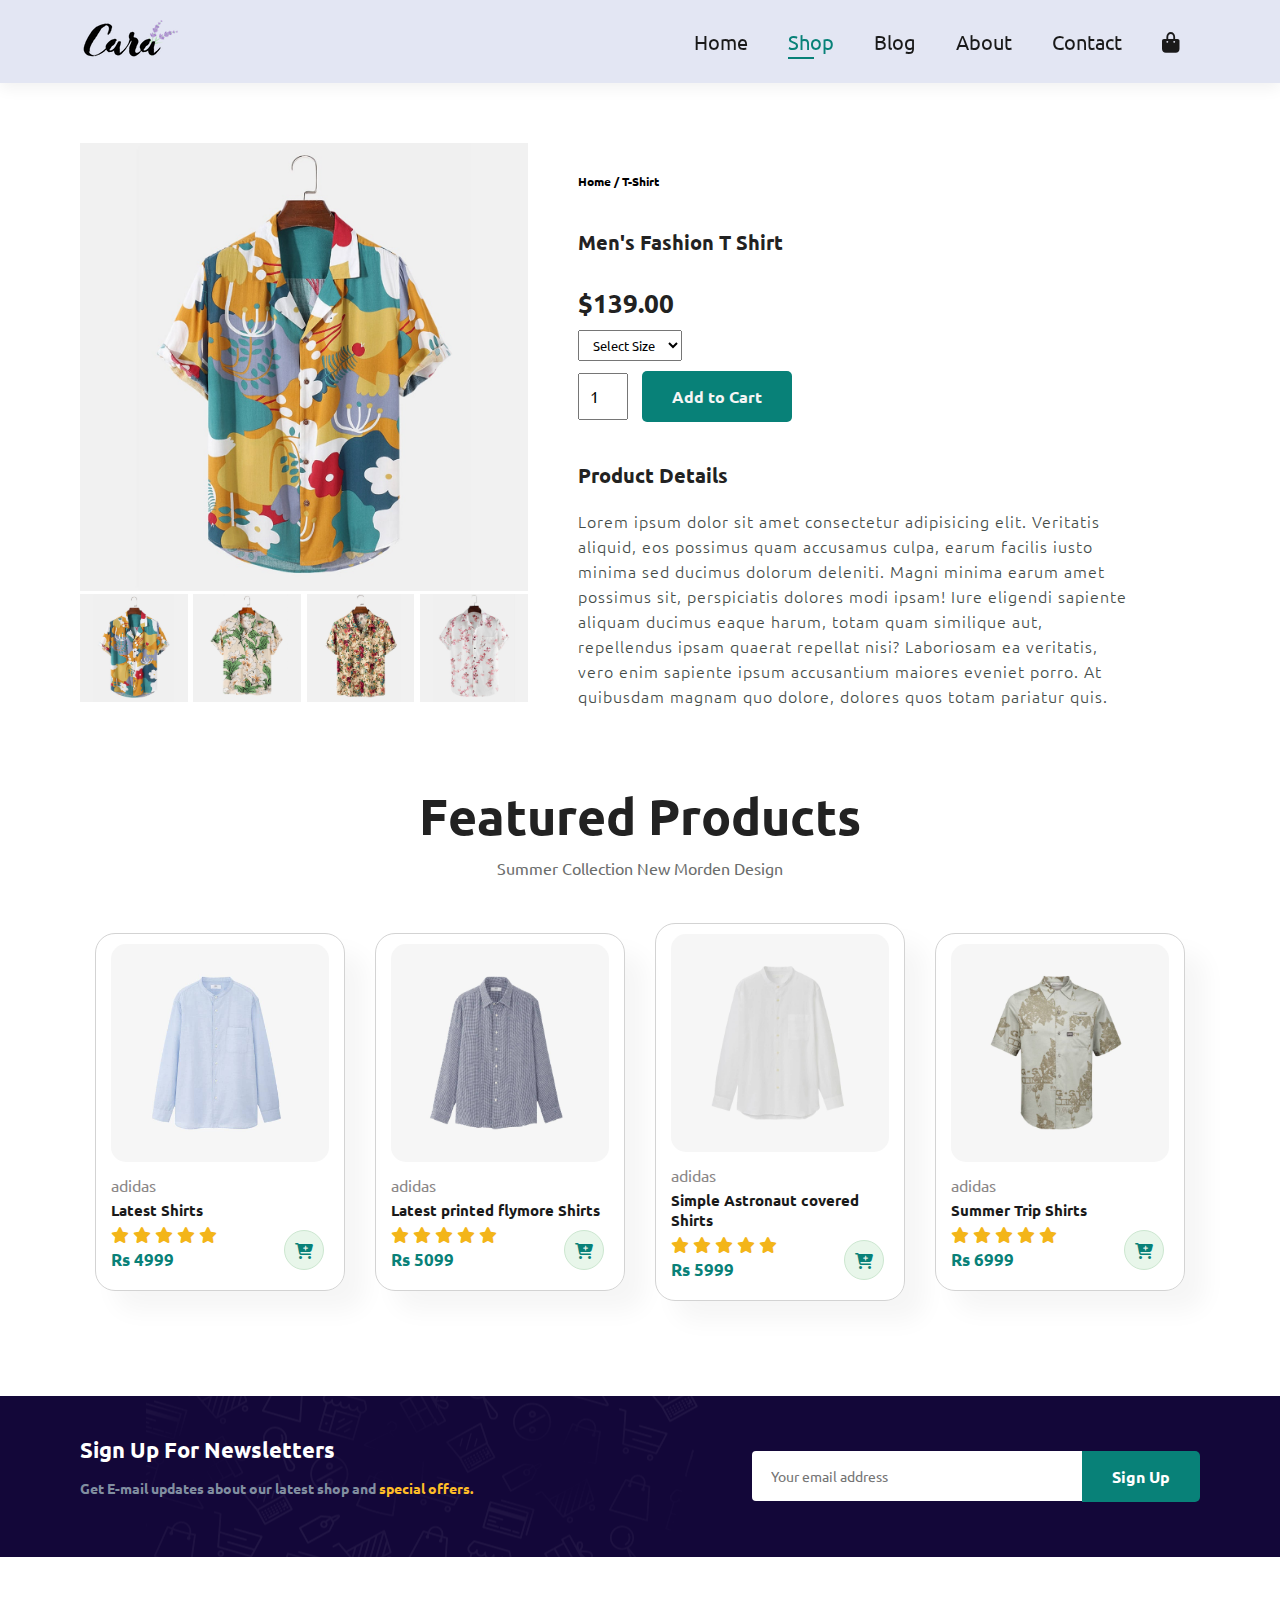
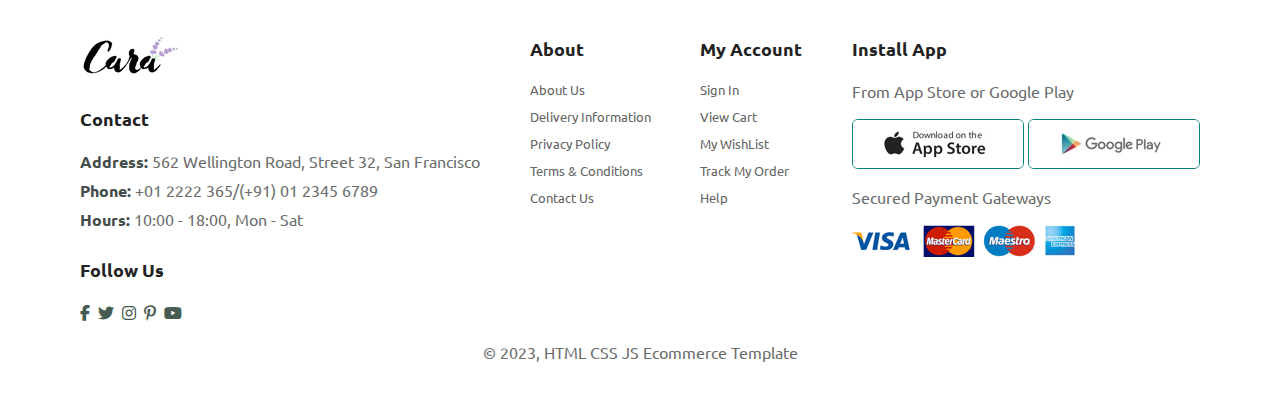
<file: sproduct.html>
<!DOCTYPE html>
<html lang="en">

<head>
    <meta charset="UTF-8">
    <meta http-equiv="X-UA-Compatible" content="IE=edge">
    <meta name="viewport" content="width=device-width, initial-scale=1.0">
    <title>Document</title>
    <link rel="preconnect" href="https://fonts.googleapis.com">
    <link rel="preconnect" href="https://fonts.gstatic.com" crossorigin>
    <link
        href="https://fonts.googleapis.com/css2?family=Roboto+Slab:wght@800&family=Rubik:ital,wght@1,900&family=Ubuntu:wght@700&family=Urbanist:ital,wght@0,800;1,600;1,700&display=swap"
        rel="stylesheet">
    <link rel="stylesheet" href="https://cdnjs.cloudflare.com/ajax/libs/font-awesome/6.2.1/css/all.min.css" />
    <link rel="stylesheet"
        href="https://fonts.googleapis.com/css2?family=Material+Symbols+Outlined:opsz,wght,FILL,GRAD@20..48,100..700,0..1,-50..200" />
    <link rel="stylesheet" href="style.css">
</head>

<!-- Lorem ipsum dolor, sit amet consectetur adipisicing elit. Iste dolorem esse repellendus tempore doloribus hic
voluptates, laudantium enim sint repellat debitis suscipit mollitia minima temporibus! -->

<body>
    <section id="header">
        <a href="#"><img src="img/logo.png" alt="logo"></a>
        <div>
            <ul id="navbar">
                <li><a href="index.html">Home</a></li>
                <li><a class="active" href="shop.html">Shop</a></li>
                <li><a href="blog.html">Blog</a></li>
                <li><a href="about.html">About</a></li>
                <li><a href="contact.html">Contact</a></li>
                <li id="lg-cart"><a href="cart.html"><i class="fa-solid fa-bag-shopping"></i></a></li>
                <a href="#"><span id="close" class="material-symbols-outlined">
                        close
                    </span></a>
            </ul>
        </div>
        <div id="mobile">
            <a href="cart.html"><i class="fa-solid fa-bag-shopping"></i></a>
            <i id="bar" class="fas fa-outdent"></i>
        </div>
    </section>

    <section id="prodetails" class="section-p1">
        <div class="single-pro-image">
            <img src="img/product/f1.jpg" width="100%" id="MainImg">

            <div class="small-img-group">
                <div class="small-img-col">
                    <img src="img/product/f1.jpg" width="100%" class="small-img" alt="">
                </div>
                <div class="small-img-col">
                    <img src="img/product/f2.jpg" width="100%" class="small-img" alt="">
                </div>
                <div class="small-img-col">
                    <img src="img/product/f3.jpg" width="100%" class="small-img" alt="">
                </div>
                <div class="small-img-col">
                    <img src="img/product/f4.jpg" width="100%" class="small-img" alt="">
                </div>
            </div>
        </div>
        <div class="single-pro-details">
            <h6>Home / T-Shirt</h6>
            <h4>Men's Fashion T Shirt</h4>
            <h2>$139.00</h2>
            <select>
                <option>Select Size</option>
                <option>XL</option>
                <option>XXL</option>
                <option>Small</option>
                <option>Large</option>
                <option>Small</option>
            </select>
            <input type="number" value="1">
            <button class="normal
            ">Add to Cart</button>
            <h4>Product Details</h4>
            <span>Lorem ipsum dolor sit amet consectetur adipisicing elit. Veritatis aliquid, eos possimus quam
                accusamus culpa, earum facilis iusto minima sed ducimus dolorum deleniti. Magni minima earum amet
                possimus sit, perspiciatis dolores modi ipsam! Iure eligendi sapiente aliquam ducimus eaque harum, totam
                quam similique aut, repellendus ipsam quaerat repellat nisi? Laboriosam ea veritatis, vero enim sapiente
                ipsum accusantium maiores eveniet porro. At quibusdam magnam quo dolore, dolores quos totam pariatur
                quis.</span>
        </div>
    </section>
    <section id="product1" class="section-p1">
        <h2>Featured Products</h2>
        <p>Summer Collection New Morden Design</p>
        <div class="pro-container">
            <div class="pro">
                <img src="img/product/n1.jpg" alt="">
                <div class="des">
                    <span>adidas</span>
                    <h5>Latest Shirts</h5>
                    <div class="star">
                        <i class="fas fa-star"></i>
                        <i class="fas fa-star"></i>
                        <i class="fas fa-star"></i>
                        <i class="fas fa-star"></i>
                        <i class="fas fa-star"></i>
                    </div>
                    <h4>Rs 4999</h4>
                </div>
                <a href="#"><i class="fa-solid fa-cart-plus cart"></i></a>
            </div>
            <div class="pro">
                <img src="img/product/n2.jpg" alt="">
                <div class="des">
                    <span>adidas</span>
                    <h5>Latest printed flymore Shirts</h5>
                    <div class="star">
                        <i class="fas fa-star"></i>
                        <i class="fas fa-star"></i>
                        <i class="fas fa-star"></i>
                        <i class="fas fa-star"></i>
                        <i class="fas fa-star"></i>
                    </div>
                    <h4>Rs 5099</h4>
                </div>
                <a href="#"><i class="fa-solid fa-cart-plus cart"></i></a>
            </div>
            <div class="pro">
                <img src="img/product/n3.jpg" alt="">
                <div class="des">
                    <span>adidas</span>
                    <h5>Simple Astronaut covered Shirts</h5>
                    <div class="star">
                        <i class="fas fa-star"></i>
                        <i class="fas fa-star"></i>
                        <i class="fas fa-star"></i>
                        <i class="fas fa-star"></i>
                        <i class="fas fa-star"></i>
                    </div>
                    <h4>Rs 5999</h4>
                </div>
                <a href="#"><i class="fa-solid fa-cart-plus cart"></i></a>
            </div>
            <div class="pro">
                <img src="img/product/n4.jpg" alt="">
                <div class="des">
                    <span>adidas</span>
                    <h5>Summer Trip Shirts</h5>
                    <div class="star">
                        <i class="fas fa-star"></i>
                        <i class="fas fa-star"></i>
                        <i class="fas fa-star"></i>
                        <i class="fas fa-star"></i>
                        <i class="fas fa-star"></i>
                    </div>
                    <h4>Rs 6999</h4>
                </div>
                <a href="#"><i class="fa-solid fa-cart-plus cart"></i></a>
            </div>
        </div>
    </section>

    <section id="newsLetter" class="section-p1 section-m1">
        <div class="newsText">
            <h4>Sign Up For Newsletters</h4>
            <p>Get E-mail updates about our latest shop and <span>special offers.</span></p>
        </div>
        <div class="form">
            <input type="text" placeholder="Your email address">
            <button class="normal">Sign Up</button>
        </div>
    </section>

    <footer class="section-p1">
        <div class="col">
            <img class="logo" src="img/logo.png" alt="">
            <h4>Contact</h4>
            <p><strong>Address: </strong>562 Wellington Road, Street 32, San Francisco</p>
            <p><strong>Phone: </strong>+01 2222 365/(+91) 01 2345 6789</p>
            <p><strong>Hours: </strong>10:00 - 18:00, Mon - Sat</p>
            <div class="follow">
                <h4>Follow Us</h4>
                <div class="icon">
                    <i class="fab fa-facebook-f"></i>
                    <i class="fab fa-twitter"></i>
                    <i class="fab fa-instagram"></i>
                    <i class="fab fa-pinterest-p"></i>
                    <i class="fab fa-youtube"></i>
                </div>
            </div>
        </div>

        <div class="col">
            <h4>About</h4>
            <a href="#">About Us</a>
            <a href="#">Delivery Information</a>
            <a href="#">Privacy Policy</a>
            <a href="#">Terms & Conditions</a>
            <a href="#">Contact Us</a>
        </div>

        <div class="col">
            <h4>My Account</h4>
            <a href="#">Sign In</a>
            <a href="#">View Cart</a>
            <a href="#">My WishList</a>
            <a href="#">Track My Order</a>
            <a href="#">Help</a>
        </div>

        <div class="col install">
            <h4>Install App</h4>
            <p>From App Store or Google Play</p>
            <div class="row">
                <img src="img/pay/app.jpg" alt="">
                <img src="img/pay/play.jpg" alt="">
            </div>
            <p>Secured Payment Gateways </p>
            <img src="img/pay/pay.png" alt="">
        </div>

        <div class="copyright">
            <p>&#169; 2023, HTML CSS JS Ecommerce Template </p>
        </div>
    </footer>

    <script>
        var MainImg = document.getElementById("MainImg");
        var smalImg = document.getElementsByClassName("small-img");

        smalImg[0].onclick = function () {
            MainImg.src = smalImg[0].src;
        }

        smalImg[1].onclick = function () {
            MainImg.src = smalImg[1].src;
        }
        smalImg[2].onclick = function () {
            MainImg.src = smalImg[2].src;
        }
        smalImg[3].onclick = function () {
            MainImg.src = smalImg[3].src;
        }
    </script>
    <script src="script.js"></script>
</body>

</html>
</file>
<file: style.css>
* {
    margin: 0;
    padding: 0;
    font-family: 'Ubuntu', sans-serif;
    box-sizing: border-box;
    scroll-behavior: smooth;
}

.material-symbols-outlined {
    font-variation-settings:
        'FILL' 1,
        'wght' 400,
        'GRAD' 0,
        'opsz' 48
}

h1 {
    font-size: 50px;
    line-height: 64px;
    color: #222;
}

h2 {
    font-size: 50px;
    line-height: 54px;
    color: #222;
}

h4 {
    font-size: 20px;
    color: #222;
}

h6 {
    font-weight: 700;
    font-size: 12px;
}

p {
    font-size: 16px;
    color: #6b6d6c;
    margin: 15px 0 20px 0;
}

strong {
    color: rgb(69, 77, 75);
    font-weight: 900;
}

button.normal {
    font-size: 16px;
    font-weight: 500;
    border: none;
    border-radius: 5px;
    background-color: #cce7d0;
    color: rgb(45, 43, 43);
    padding: 15px 30px;
    font-weight: 700;
    transition: 0.2s ease;
}

button.white {
    font-size: 15px;
    font-weight: 500;
    border: 1px solid #fff;
    background-color: transparent;
    color: #fff;
    padding: 13px 20px;
    font-weight: 500;
    transition: 0.3s ease;
    cursor: pointer;
}

button.normal:hover {
    background-color: whitesmoke;
    cursor: pointer;
}


.section-p1 {
    padding: 40px 80px;
}

.section-m1 {
    margin: 40px 0;
}

body {
    width: 100%;
}

/* home */

#header {
    display: flex;
    align-items: center;
    justify-content: space-between;
    background-color: #e3e6f3;
    padding: 20px 80px;
    box-shadow: 0 5px 15px rgba(0, 0, 0, 0.06);
    position: sticky;
    top: 0;
    left: 0;
    z-index: +1;
}

#navbar {
    display: flex;
    justify-content: center;
    align-items: center;
}

#navbar li {
    list-style: none;
    padding: 0px 20px;
    position: relative;
}

#navbar li a {
    font-family: 'Ubuntu', sans-serif;
    text-decoration: none;
    color: #1a1a1a;
    font-size: 20px;
    transition: 0.3s ease;

}

#navbar li a:hover,
#navbar li a.active {
    /* text-decoration: underline; */
    color: #088178;
    /* color: rgb(86, 239, 36); */
}

#navbar li a.active::after,
#navbar li a:hover::after {
    content: "";
    width: 30%;
    height: 2px;
    background: #088178;
    position: absolute;
    bottom: -4px;
    left: 20px;
}

#mobile {
    display: none;
    align-items: center;
}

#close {
    display: none;
}

#hero {
    background: url("img/hero4.png");
    height: 90vh;
    width: 100%;
    background-position: top 25% right 0%;
    background-size: cover;
    padding: 0 80px;
    display: flex;
    flex-direction: column;
    align-items: flex-start;
    justify-content: center;
}

.btn {
    background: url("img/button.png");
    background-color: transparent;
    color: #088178;
    border: 0;
    padding: 14px 80px 14px 65px;
    background-repeat: no-repeat;
    cursor: pointer;
    font-weight: 700;
    font-size: 15px;
}

#feature {
    display: flex;
    align-items: center;
    justify-content: space-between;
    flex-wrap: wrap;
}

#feature .fe-box {
    width: 180px;
    text-align: center;
    padding: 25px 15px;
    border: 1px solid #cce7d0;
    box-shadow: 20px 20px 34px rgba(0, 0, 0, 0.03);
    margin: 10px 0;
}

#feature .fe-box img {
    width: 100%;
    margin-bottom: 10px;
}

#feature .fe-box:hover {
    cursor: pointer;
    box-shadow: 10px 10px 54px rgba(0, 0, 0, 0.10);
}

#feature .fe-box h6 {
    padding: 9px 8px;
    line-height: 1;
    color: #088178;
    background-color: #fddde4;
    border-radius: 5px;
    display: inline-block;
}

#feature .fe-box:nth-child(2) h6 {
    background-color: #cdebbc;
}

#feature .fe-box:nth-child(3) h6 {
    background-color: #d1e8f2;
}

#feature .fe-box:nth-child(4) h6 {
    background-color: #cdd4f8;
}

#feature .fe-box:nth-child(5) h6 {
    background-color: #f6dbf6;
}

#feature .fe-box:nth-child(6) h6 {
    background-color: #fff2e5;
}

#product1 {
    text-align: center;
}

#product1 .pro-container {
    display: flex;
    justify-content: space-between;
    align-items: center;
    padding-top: 10px;
    flex-wrap: wrap;

}


#product1 .pro {
    position: relative;
    width: 20%;
    min-width: 250px;
    border: 1px solid lightgray;
    padding: 10px 15px;
    box-shadow: 20px 20px 25px rgba(0, 0, 0, 0.04);
    border-radius: 20px;
    margin: 15px 15px;
    transition: 0.2s ease;
}

#product1 .pro:hover {
    box-shadow: 20px 20px 25px rgba(0, 0, 0, 0.07);
    cursor: pointer;
}

#product1 .pro img {
    width: 100%;
    border-radius: 15px;
}

#product1 .pro .des {
    text-align: start;
    padding: 10px 0;
}

#product1 .pro .des span {
    color: rgb(138, 134, 134);
    padding: 5px 0;
}

#product1 .pro .des h5 {
    padding-top: 5px;
    color: #1a1a1a;
    font-size: 15px;
}

#product1 .pro .des i {
    /* font-size: 15px; */
    padding-top: 7px;
    color: rgb(243, 181, 25);
}

#product1 .pro .des h4 {
    /* padding: 7px; */
    padding-top: 5px;
    font-size: 17px;
    font-weight: 600;
    color: #088178;
}

#product1 .pro .cart {
    width: 40px;
    height: 40px;
    line-height: 40px;
    border-radius: 50%;
    background-color: #e8f6ea;
    font-weight: 600;
    color: #088178;
    border: 1px solid #cce7d0;
    position: absolute;
    bottom: 20px;
    right: 20px;
    transition: 0.2s ease;
}

#product1 .pro .cart:hover {
    color: #e8f6ea;
    background-color: #088178;
}

#banner {
    background-image: url("img/banner/b2.jpg");
    display: flex;
    flex-direction: column;
    justify-content: center;
    align-items: center;
    text-align: center;
    width: 100%;
    height: 40vh;
}

#banner h4 {
    color: whitesmoke;
    font-size: 16px;
    font-weight: 600;
    padding: 10px 0;
}

#banner h2 {
    color: whitesmoke;
    font-size: 35px;
    font-weight: 900;
    padding-bottom: 10px;

}

#banner h2 span {
    color: rgb(243, 104, 104);
}

#sm-banner {
    display: flex;
    align-items: center;
    justify-content: space-between;
    flex-wrap: wrap;
}

#sm-banner .banner-box {
    background-image: url("img/banner/b17.jpg");
    display: flex;
    flex-direction: column;
    justify-content: center;
    align-items: flex-start;
    /* text-align: center; */
    min-width: 650px;
    height: 50vh;
    padding: 28px;
    background-size: cover;
    background-position: center;
}

#sm-banner .banner-box2 {
    background-image: url("img/banner/b10.jpg");
}

#sm-banner h4 {
    color: #fff;
    font-size: 20px;
    font-weight: 300;
}

#sm-banner h2 {
    color: #fff;
    font-size: 32px;
    font-weight: 800;
}

#sm-banner span {
    color: #fff;
    font-size: 18px;
    /* font-weight: 300; */
    padding-bottom: 15px;
}

#sm-banner .banner-box:hover button {
    background-color: #088178;
    border: 1px solid #088178;
}

#banner3 .banner-box {
    background-image: url("img/banner/b7.jpg");
    display: flex;
    flex-direction: column;
    justify-content: center;
    align-items: flex-start;
    min-width: 30%;
    height: 30vh;
    padding: 20px;
    margin-bottom: 20px;
    background-size: cover;
    background-position: center;
}

#banner3 .banner-box2 {
    background-image: url("img/banner/b4.jpg");
}

#banner3 .banner-box3 {
    background-image: url("img/banner/b18.jpg");
}

#banner3 {
    display: flex;
    justify-content: space-around;
    flex-wrap: wrap;
    padding: 0 50px;
}

#banner3 h2 {
    color: white;
    font-weight: 900;
    font-size: 22px;
}

#banner3 h3 {
    color: #ec544e;
    font-weight: 800px;
    font-size: 15px;
}

#newsLetter {
    display: flex;
    justify-content: space-between;
    flex-wrap: wrap;
    align-items: center;
    background-image: url("img/banner/b14.png");
    background-repeat: no-repeat;
    background-position: 20% 30%;
    background-color: #130739;
}

#newsLetter h4 {
    font-size: 22px;
    font-weight: 700;
    color: #fff;
}

#newsLetter p {
    font-size: 14px;
    font-weight: 600;
    color: #818ea0;
}

#newsLetter p span {
    color: #ffbd27;
}

#newsLetter input {
    height: 3.125rem;
    padding: 0 1.25em;
    font-size: 14px;
    width: 100%;
    border: 1px solid transparent;
    border-radius: 4px;
    outline: none;
    border-top-right-radius: 0;
    border-bottom-right-radius: 0;
}

#newsLetter button {
    background-color: #088178;
    color: #fff;
    white-space: nowrap;
    border-top-left-radius: 0;
    border-bottom-left-radius: 0;
}

#newsLetter .form {
    display: flex;
    width: 40%;
}

footer {
    display: flex;
    flex-wrap: wrap;
    justify-content: space-between;
}

footer .col {
    display: flex;
    flex-direction: column;
    align-items: flex-start;
    margin-bottom: 20px;
}

footer .logo {
    margin-bottom: 30px;
}

footer h4 {
    font-size: 18px;
    padding-bottom: 20px;
}

footer p {
    font-size: 16px;
    margin: 0 0 8px 0;
}

footer a {
    font-size: 13px;
    color: #646363;
    text-decoration: none;
    margin-bottom: 10px;
}

footer .follow {
    margin-top: 20px;
}

footer .follow i {
    color: #465b52;
    padding-right: 4px;
    cursor: pointer;
}

footer .install .row img {
    border: 1px solid #088178;
    border-radius: 6px;

}

footer .install img {
    margin: 10px 0 15px 0;
}

footer .follow i:hover,
footer a:hover {
    color: #088178;
}

footer .copyright {
    width: 100%;
    text-align: center;
}

/* product */

#page-header {
    background-image: url("img/banner/b1.jpg");
    width: 100%;
    height: 40vh;
    background-size: cover;
    display: flex;
    justify-content: center;
    text-align: center;
    flex-direction: column;
    padding: 14px;

}

#page-header h2,
#page-header p {
    color: white;
}

#pagination {
    text-align: center;
}

#pagination a {
    text-decoration: none;
    background-color: #088178;
    padding: 15px 20px;
    border-radius: 4px;
    color: #fff;
    font-weight: 600;
}

#pagination a span {
    font-size: 16px;
    font-weight: 800;
}

#prodetails {
    display: flex;
    margin-top: 20px;
}

#prodetails .single-pro-details {
    width: 50%;
    padding-top: 30px;
}

#prodetails .single-pro-details h4 {
    padding: 40px 0 20px 0;
}

#prodetails .single-pro-details h2 {
    font-size: 26px;
}

#prodetails .single-pro-details select {
    display: block;
    padding: 5px 10px;
    margin-bottom: 10px;
}

#prodetails .single-pro-details input {
    width: 50px;
    height: 47px;
    padding-left: 10px;
    font-size: 16px;
    margin-right: 10px;
    /* outline: none; */
}

#prodetails .single-pro-details input:focus {
    outline: none;
}

#prodetails .single-pro-details button {
    background-color: #088178;
    color: whitesmoke;
}

#prodetails .single-pro-details span {
    line-height: 25px;
    font-weight: 100;
    letter-spacing: 1px;
    color: #444b48;
    ;
}

#prodetails .single-pro-image {
    width: 40%;
    margin-right: 50px;
}

.small-img-group {
    display: flex;
    justify-content: space-between;
}

.small-img-col {
    flex-basis: 24%;
    cursor: pointer;
}

/* blog page */

#blog-header {
    background-image: url("img/banner/b19.jpg");
    width: 100%;
    height: 40vh;
    background-size: cover;
    display: flex;
    justify-content: center;
    text-align: center;
    flex-direction: column;
    padding: 14px;
}

#blog-header h2,
#blog-header p {
    color: white;
}

#blog {
    padding: 150px 150px 0 150px;
}

#blog .blog-box {
    display: flex;
    align-items: center;
    width: 100%;
    position: relative;
    padding-bottom: 100px;
}

#blog .blog-img {
    width: 50%;
    margin-right: 40px;
}

#blog img {
    width: 100%;
    height: 300px;
    object-fit: cover;
}

#blog .blog-details {
    width: 50%;
}

#blog .blog-details a {
    text-decoration: none;
    font-size: 15px;
    color: #000;
    font-weight: 700;
    position: relative;
    transition: 0.3s;
}

#blog .blog-details a::after {
    content: "";
    width: 70px;
    height: 1.5px;
    background-color: black;
    position: absolute;
    top: 7px;
    right: -80px;
}

#blog .blog-details a:hover {
    color: #088178;
}

#blog .blog-details a:hover::after {
    background-color: #088178;
}

#blog .blog-box h1 {
    position: absolute;
    top: -55px;
    left: 0;
    font-size: 90px;
    font-weight: 400;
    color: #c9c9c9;
    z-index: -9;
}

#about-header {
    background-image: url("img/about/banner.png");
    width: 100%;
    height: 40vh;
    background-size: cover;
    display: flex;
    justify-content: center;
    text-align: center;
    flex-direction: column;
    padding: 14px;
}

#about-header h2,
#about-header p {
    color: #fff;
}

#about-head {
    display: flex;
    align-items: center;
}

#about-head div {
    padding-left: 40px;
}

#about-head div abbr {
    color: #3f4040;
    /* font-size: 14px; */
}

#about-head div marquee {
    color: #3f4040;
}

#about-head img {
    width: 50%;
    height: auto;
}

#about-app {
    text-align: center;
}

#about-app .video {
    width: 70%;
    height: 100%;
    margin: 30px auto;
}

#about-app .video video {
    width: 100%;
    height: 100%;
    border-radius: 20px;
}

#contact-details {
    display: flex;
    align-items: center;
    justify-content: space-between;
}

#contact-details .details {
    width: 40%;
}

#contact-details .details p {
    font-size: 18px;
}

#contact-details .details h2,
#form-details form h2 {
    font-size: 30px;
    line-height: 35px;
    padding: 20px 0;
}

#contact-details .details h3 {
    font-size: 20px;
    padding-bottom: 20px;
}

#contact-details .details li {
    list-style: none;
    display: flex;
    padding: 10px 0;
}

#contact-details .details li span {
    font-size: 14px;
    padding-right: 22px;
}

#contact-details .details li p {
    margin: 0;
    font-size: 14px;
}

#contact-details .map {
    width: 55%;
    height: 600px;
}

#contact-details .map iframe {
    width: 100%;
    height: 100%;
}

#form-details {
    display: flex;
    justify-content: space-between;
    margin: 30px;
    padding: 80px;
    border: 1px solid #e1e1e1;
}

#form-details form {
    width: 65%;
    display: flex;
    flex-direction: column;
    align-items: flex-start;
}

#form-details form span {
    font-size: 16px;
    color: #818ea0;
}

#form-details form input,
#form-details form textarea {
    width: 100%;
    padding: 12px 15px;
    outline: none;
    margin-bottom: 20px;
    border: 1px solid #e1e1e1;
}

#form-details form button {
    background-color: #088178;
    color: #f0eeee;
}

#form-details .people div {
    padding-bottom: 30px;
    display: flex;
    align-items: flex-start;
}

#form-details .people div img {
    width: 65px;
    height: 65px;
    object-fit: cover;
    margin-right: 15px;
}

#form-details .people div p {
    margin: 0;
    font-size: 13px;
    line-height: 25px;
}

#form-details .people div p span {
    display: block;
    font-size: 16px;
    font-weight: 600;
    color: #000;
}

/* <section id="cart" class="section-p1"> */
#cart {
    overflow-x: auto;
}

#cart table {
    width: 100%;
    border-collapse: collapse;
    table-layout: fixed;
    white-space: nowrap;
}

#cart table img {
    width: 70px;
}

#cart table td:nth-child(1) {
    width: 100px;
    text-align: center;
    color: #646363;
}

#cart table td:nth-child(2) {
    width: 150px;
    text-align: center;
    color: #646363;
}

#cart table td:nth-child(3) {
    width: 250px;
    text-align: center;
    color: #646363;
}

#cart table td:nth-child(4),
#cart table td:nth-child(5),
#cart table td:nth-child(6) {
    width: 150px;
    text-align: center;
    color: #646363;
}

#cart table td:nth-child(5) input {
    width: 70px;
    padding: 10px 5px 10px 15px;
    outline: none;
}

#cart table thead {
    border: 1px solid #e2e9e1;
    border-left: none;
    border-right: none;
    color: #1f1f1f !important;
}

#cart table thead td {
    font-weight: 700;
    text-transform: uppercase;
    font-size: 16px;
    padding: 10px 0;
    /* color: #000; */
}

#cart table tbody tr td {
    padding-top: 20px;
}

#cart table tbody td {
    font-size: 15px;
}

#cart table tbody td a {
    color: #000;
}

#cart-add {
    display: flex;
    justify-content: space-between;
    flex-wrap: wrap;
}

#coupon {
    width: 50%;
    margin-bottom: 30px;
}

#coupon h3 {
    padding-bottom: 15px;
}

#coupon input {
    padding: 15px 20px;
    outline: none;
    width: 60%;
    margin-right: 10px;
    border: 1px solid #e2e9e1;
    border-radius: 5px;
}

#coupon button {
    background-color: #088178;
    color: #fff;
    padding: 12px 28px;
}

#subtotal {
    width: 50%;
    margin-bottom: 30px;
    border: 1px solid #e2e9e1;
    padding: 30px;
}

#subtotal table {
    border-collapse: collapse;
    width: 100%;
    margin-bottom: 20px;
}

#subtotal table td {
    width: 50%;
    border: 1px solid #e2e9e1;
    padding: 10px;
    font-size: 15px;
}

#subtotal h3 {
    padding-bottom: 15px;
    font-size: 25px;
}

#subtotal table tr:nth-child(1),
#subtotal table tr:nth-child(2) {
    color: #828383;
}

#subtotal button {
    background-color: #088178;
    color: #fff;
    padding: 15px 30px;
}



@media (max-width:799px) {
    .section-p1 {
        padding: 40px 40px;
    }

    #navbar {
        display: flex;
        flex-direction: column;
        justify-content: flex-start;
        align-items: flex-start;
        position: fixed;
        top: 0;
        right: -300px;
        height: 100vh;
        width: 300px;
        background-color: #e3e6f3;
        box-shadow: 0 40px 60px rgba(0, 0, 0, 0.1);
        padding: 80px 0 0 10px;
        transition: 0.3s;
    }

    #navbar.active {
        right: 0px;
    }

    #navbar li {
        margin-bottom: 25px;
    }

    #mobile {
        display: flex;
        align-items: center;
    }

    #mobile i {
        color: #1a1a1a;
        font-size: 24px;
        padding-left: 20px;

    }

    #close {
        display: initial;
        position: absolute;
        top: 30px;
        left: 30px;
        color: #222;
        font-weight: 900;
        font-size: 24px;
    }

    #lg-cart {
        display: none;
    }

    #hero {
        height: 70vh;
        background-position: top 30% right 30%;
        padding: 0 80px;
    }

    #feature {
        justify-content: center;
    }

    #feature .fe-box {
        margin: 15px 15px;
    }

    #product1 .pro-container {
        justify-content: center;
    }

    #product1 .pro {
        margin: 15px 20px;
    }

    #banner {
        height: 20vh;
    }

    #sm-banner .banner-box {
        min-width: 100%;
        height: 30vh;
    }

    #sm-banner .banner-box2 {
        margin-top: 20px;
    }

    #banner3 {
        padding: 0 35px;
    }

    #banner3 .banner-box {
        width: 30%;
    }

    #newsLetter .form {
        width: 80%;
    }

    #blog {
        padding: 150px 100px 0 100px;
    }

    #blog .blog-box h1 {
        top: -50px;
        font-size: 70px;
    }

    #about-head div h2 {
        font-size: 45px;
    }

    #form-details {
        padding: 30px;
    }

    #form-details form {
        width: 50%;
    }
}

@media (max-width:477px) {

    .section-p1 {
        padding: 20px;
    }

    #header {
        padding: 10px 30px;
    }

    h1 {
        font-size: 38px;
    }

    h2 {
        font-size: 32px;
    }

    #hero {
        padding: 0 20px;
        background-position: 55%;
    }

    #feature {
        justify-content: space-between;
    }

    #feature .fe-box {
        width: 155px;
        margin: 0 0 15px 0;
    }

    #product1 .pro {
        width: 100%;
    }

    #banner {
        height: 40vh;
    }

    #sm-banner .banner-box {
        height: 40vh;
    }

    #sm-banner .banner-box2 {
        margin-top: 20px;
    }

    #banner3 {
        padding: 0 15px;
    }

    #banner3 .banner-box {
        width: 100%;
    }

    #newsLetter {
        padding: 40px 20px;
    }

    #newsLetter .form {
        width: 100%;
    }

    footer .copyright {
        text-align: start;
    }

    #prodetails {
        display: flex;
        flex-direction: column;
    }

    #prodetails .single-pro-image {
        width: 100%;
        margin-left: 0px;
    }

    #prodetails .single-pro-details {
        width: 100%;
    }

    /* blog page */
    #blog {
        padding: 100px 20px 0 20px;
    }

    #blog .blog-img {
        margin-right: 0;
        width: 100%;
        margin-bottom: 30px;
    }

    #blog .blog-details {
        width: 100%;
    }

    #blog .blog-box {
        display: flex;
        align-items: flex-start;
        flex-direction: column;
    }

    /* about page */

    #about-head {
        flex-direction: column;
    }

    #about-head img {
        width: 100%;
        margin-bottom: 20px;
    }

    #about-head div {
        padding-left: 0px;
    }

    #about-app .video {
        width: 100%;
    }

    #about-app h1 {
        font-size: 35px;
    }

    #contact-details {
        flex-direction: column;
    }

    #contact-details .details {
        width: 100%;
        margin-bottom: 30px;
    }

    #contact-details .map {
        width: 100%;
    }

    #form-details {
        margin: 10px;
        padding: 30px 10px;
        flex-wrap: wrap;
    }

    #form-details form {
        width: 100%;
        margin-bottom: 40px;
    }

    #form-details .people div {
        padding-left: 20px;
    }

    /* cart page */

    #cart-add {
        flex-direction: column;
    }

    #coupon {
        width: 100%;
    }

    #subtotal {
        width: 100%;
        padding: 20px;
    }

}
</file>
